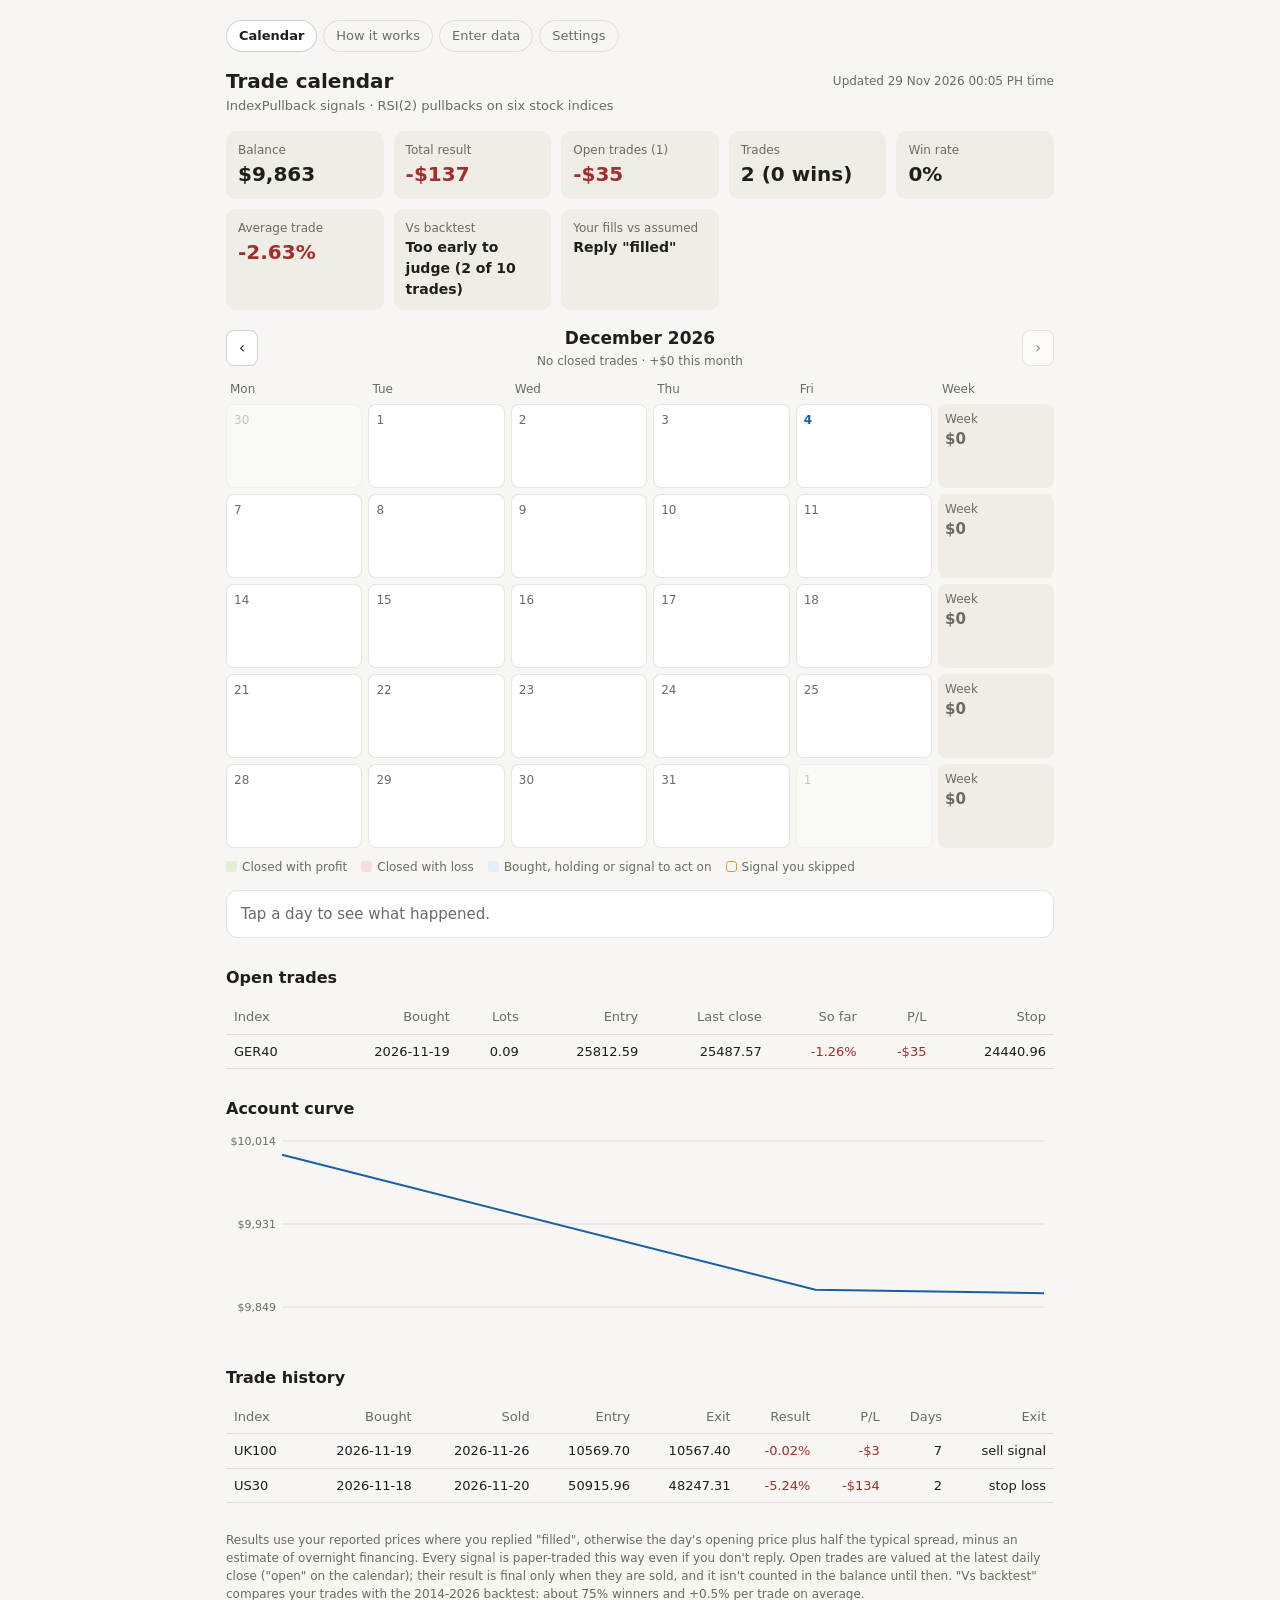
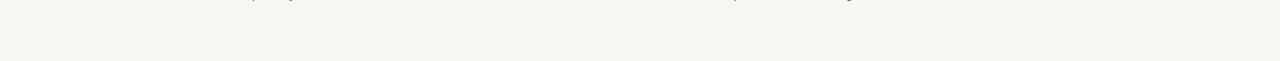
<file: docs/index.html>
<!doctype html>
<html lang="en">
<head>
<meta charset="utf-8">
<meta name="viewport" content="width=device-width, initial-scale=1">
<title>Trade calendar</title>
<link rel="stylesheet" href="style.css">
<style>
.bar{display:flex;align-items:center;justify-content:space-between;gap:10px;margin:8px 0 10px}
.cal{display:grid;grid-template-columns:repeat(5,minmax(0,1fr)) minmax(0,.85fr);gap:6px}
.hd{font-size:12px;color:var(--muted);padding:0 4px}
.day{min-height:84px;text-align:left;padding:6px 7px;border:1px solid var(--line);border-radius:8px;background:var(--card);display:flex;flex-direction:column;gap:2px;overflow:hidden}
.day.out{opacity:.35;cursor:default}
.day.sel{outline:2px solid var(--accent);outline-offset:-1px}
.day.today .n{color:var(--accent);font-weight:700}
.day .n{font-size:12px;color:var(--muted)}
.day .p{font-size:15px;font-weight:600}
.tag{font-size:11px;line-height:1.3;border:1px solid var(--line);border-radius:5px;padding:0 5px;white-space:nowrap;overflow:hidden;text-overflow:ellipsis;max-width:100%}
.wk{min-height:84px;border-radius:8px;background:var(--sub);padding:6px 7px;font-size:12px;color:var(--muted)}
.wk .p{font-size:15px;font-weight:600}
.legend{display:flex;flex-wrap:wrap;gap:14px;font-size:12px;color:var(--muted);margin-top:10px}
.sw{display:inline-block;width:11px;height:11px;border-radius:3px;vertical-align:-1px;margin-right:5px}
.item{padding:8px 0;border-top:1px solid var(--line)}
.item:first-of-type{border-top:0}
svg text{fill:var(--muted);font-size:11px}
@media (max-width:560px){
  .day,.wk{min-height:62px;padding:4px 5px}
  .day .tag{display:none}
  .day .dots{display:flex}
  .day .p,.wk .p{font-size:12px}
}
.day .o{font-size:11px;font-weight:500}
.dots{display:none;gap:3px;flex-wrap:wrap}
.dot{width:7px;height:7px;border-radius:50%}
</style>
</head>
<body>
<main>
  <nav class="nav" aria-label="Pages"><a href="index.html" aria-current="page">Calendar</a><a href="guide.html">How it works</a><a href="input.html">Enter data</a><a href="settings.html">Settings</a></nav>
  <div class="bar" style="margin:0">
    <h1>Trade calendar</h1>
    <span class="muted" id="updated" style="font-size:12px"></span>
  </div>
  <div class="muted" style="font-size:13px">IndexPullback signals · RSI(2) pullbacks on six stock indices</div>

  <div class="cards" id="cards"></div>

  <div class="bar">
    <button id="prev" aria-label="Previous month">‹</button>
    <div style="text-align:center">
      <div id="month" style="font-weight:600;font-size:17px"></div>
      <div id="monthsum" class="muted" style="font-size:12px"></div>
    </div>
    <button id="next" aria-label="Next month">›</button>
  </div>
  <div class="cal" id="cal"></div>
  <div class="legend">
    <span><span class="sw" style="background:var(--up-bg)"></span>Closed with profit</span>
    <span><span class="sw" style="background:var(--down-bg)"></span>Closed with loss</span>
    <span><span class="sw" style="background:var(--open-bg)"></span>Bought, holding or signal to act on</span>
    <span><span class="sw" style="border:1.5px solid var(--warn-line)"></span>Signal you skipped</span>
  </div>
  <div class="panel" id="detail"></div>

  <h2>Open trades</h2>
  <div id="open"></div>

  <h2>Account curve</h2>
  <div id="curve"></div>

  <h2>Trade history</h2>
  <div class="tbl" id="history"></div>

  <p class="muted" style="font-size:12px;margin-top:28px">
    Results use your reported prices where you replied "filled", otherwise the day's opening price plus half the
    typical spread, minus an estimate of overnight financing. Every signal is paper-traded this way even if you
    don't reply. Open trades are valued at the latest daily close ("open" on the calendar); their result is final
    only when they are sold, and it isn't counted in the balance until then. "Vs backtest" compares your trades
    with the 2014-2026 backtest: about 75% winners and +0.5% per trade on average.
  </p>
</main>
<script src="data.js"></script>
<script>
(function(){
const T = window.TRACKER;
const $ = id => document.getElementById(id);
const el = (tag, attrs, text) => { const e = document.createElement(tag); Object.assign(e, attrs || {}); if (text != null) e.textContent = text; return e; };
const money = v => (Math.round(v) >= 0 ? "+" : "-") + "$" + Math.abs(v).toLocaleString(undefined, {maximumFractionDigits: 0});
const pct = v => (v >= 0 ? "+" : "") + v.toFixed(2) + "%";
const iso = d => d.getFullYear() + "-" + String(d.getMonth() + 1).padStart(2, "0") + "-" + String(d.getDate()).padStart(2, "0");
const MONTHS = ["January","February","March","April","May","June","July","August","September","October","November","December"];

if (!T || !T.start_date) {
  $("detail").textContent = "Waiting for the bot's first run. The calendar fills in after the first morning update.";
  ["prev","next"].forEach(id => $(id).style.visibility = "hidden");
  return;
}
$("updated").textContent = "Updated " + T.generated;

const m = T.mine;
const held = T.open.filter(p => p.taken && p.pnl != null), heldPnl = held.reduce((s, p) => s + p.pnl, 0);
const notTaken = t => t.taken ? "" : t.too_small ? " (too small)" : " (skipped)";
const cards = [
  ["Balance", "$" + T.equity.toLocaleString(undefined, {maximumFractionDigits: 0}), ""],
  ["Total result", money(m.total), m.total >= 0 ? "up" : "down"],
  ["Open trades" + (held.length ? " (" + held.length + ")" : ""), held.length ? money(heldPnl) : "None", held.length ? (heldPnl >= 0 ? "up" : "down") : ""],
  ["Trades", m.n + " (" + m.wins + " wins)", ""],
  ["Win rate", m.n ? m.win_rate.toFixed(0) + "%" : "–", ""],
  ["Average trade", m.n ? pct(m.avg_ret) : "–", m.avg_ret >= 0 ? "up" : "down"],
  ["Vs backtest", T.verdict, ""],
  ["Your fills vs assumed", T.fills && T.fills.n ? pct(-T.fills.cost) + " (" + T.fills.n + ")" : "Reply \"filled\"",
   T.fills && T.fills.n ? (T.fills.cost <= 0 ? "up" : "down") : ""],
];
cards.forEach(([k, v, c]) => {
  const d = el("div", {className: "card"});
  const small = k === "Vs backtest" || v.startsWith("Reply");
  d.append(el("div", {className: "k"}, k), el("div", {className: "v " + c, style: small ? "font-size:14px;font-weight:600" : ""}, v));
  $("cards").append(d);
});

const KIND = {
  buy: ["Buy", "var(--open)"], hold: ["Hold", "var(--muted)"], sell: ["Sell", "var(--text)"], stop: ["Stop", "var(--down)"],
  missed: ["Skipped", "var(--warn)"], note: ["Note", "var(--muted)"], "buy-next": ["Buy signal", "var(--open)"], "sell-next": ["Sell signal", "var(--open)"],
};
const start = new Date(T.start_date + "T00:00:00");
const today = new Date();
let view = new Date(today.getFullYear(), today.getMonth(), 1);
const first = new Date(start.getFullYear(), start.getMonth(), 1);
let selected = null;

function render() {
  const cal = $("cal");
  cal.replaceChildren();
  ["Mon","Tue","Wed","Thu","Fri","Week"].forEach(h => cal.append(el("div", {className: "hd"}, h)));
  $("month").textContent = MONTHS[view.getMonth()] + " " + view.getFullYear();
  $("prev").disabled = view <= first;
  $("next").disabled = view.getFullYear() === today.getFullYear() && view.getMonth() === today.getMonth();

  const d = new Date(view);
  while (d.getDay() === 0 || d.getDay() === 6) d.setDate(d.getDate() + 1);  // first weekday of the month
  d.setDate(d.getDate() - ((d.getDay() + 6) % 7));                           // back to its Monday
  let monthPnl = 0, closed = 0, wins = 0, monthOpen = 0, hasOpen = false;
  while (true) {
    let week = 0;
    for (let k = 0; k < 5; k++) {
      const day = new Date(d); day.setDate(d.getDate() + k);
      const key = iso(day), inMonth = day.getMonth() === view.getMonth(), info = T.days[key];
      const b = el("button", {className: "day" + (inMonth ? "" : " out") + (key === iso(today) ? " today" : "") + (key === selected ? " sel" : "")});
      b.setAttribute("aria-label", key);
      b.append(el("span", {className: "n"}, String(day.getDate())));
      if (info && inMonth) {
        const kinds = info.items.map(i => i.kind);
        if (info.pnl > 0) b.style.background = "var(--up-bg)";
        else if (info.pnl < 0) b.style.background = "var(--down-bg)";
        else if (kinds.some(k => k !== "note" && k !== "missed")) b.style.background = "var(--open-bg)";
        if (kinds.includes("missed")) b.style.border = "1.5px solid var(--warn-line)";
        if (info.pnl) b.append(el("span", {className: "p " + (info.pnl > 0 ? "up" : "down")}, money(info.pnl)));
        if (info.open_pnl != null) {
          b.append(el("span", {className: "p o " + (info.open_pnl >= 0 ? "up" : "down")}, money(info.open_pnl) + " open"));
          monthOpen += info.open_pnl; hasOpen = true;
        }
        const dots = el("span", {className: "dots"});
        info.items.slice(0, 3).forEach(i => {
          const [label, color] = KIND[i.kind] || [i.kind, "var(--muted)"];
          const t = el("span", {className: "tag"}, label + (i.name ? " " + i.name : ""));
          t.style.color = color; b.append(t);
          const dot = el("span", {className: "dot"}); dot.style.background = color; dots.append(dot);
        });
        if (info.items.length > 3) b.append(el("span", {className: "tag"}, "+" + (info.items.length - 3) + " more"));
        b.append(dots);
        week += info.pnl; monthPnl += info.pnl;
        info.items.forEach(i => { if ((i.kind === "sell" || i.kind === "stop") && i.pnl != null) { closed++; if (i.pnl > 0) wins++; } });
      }
      if (inMonth) b.onclick = () => { selected = key; render(); show(key); };
      else b.disabled = true;
      cal.append(b);
    }
    const w = el("div", {className: "wk"});
    w.append(el("div", null, "Week"), el("div", {className: "p " + (week > 0 ? "up" : week < 0 ? "down" : "")}, week ? money(week) : "$0"));
    cal.append(w);
    d.setDate(d.getDate() + 7);
    if (d.getMonth() !== view.getMonth() && d > view) break;
  }
  $("monthsum").textContent = (closed ? closed + " closed · " + wins + " won · " : "No closed trades · ") + money(monthPnl) + " this month"
    + (hasOpen ? " · " + money(monthOpen) + " open" : "");
}

function show(key) {
  const box = $("detail"), info = T.days[key];
  box.replaceChildren();
  const date = new Date(key + "T00:00:00");
  box.append(el("div", {style: "font-weight:600;margin-bottom:4px"}, date.toDateString() + (info && info.pnl ? " · " + money(info.pnl) : "")
    + (info && info.open_pnl != null ? " · " + money(info.open_pnl) + " open at this close" : "")));
  if (!info) { box.append(el("div", {className: "muted"}, "No signal. Nothing to do.")); return; }
  info.items.forEach(i => {
    const [label, color] = KIND[i.kind] || [i.kind, "var(--muted)"];
    const row = el("div", {className: "item"});
    const head = el("div");
    const t = el("span", {style: "font-weight:600"}, label + (i.name ? " " + i.name : "")); t.style.color = color;
    head.append(t);
    if (i.ret != null) head.append(el("span", {className: i.ret >= 0 ? "up" : "down"}, "  " + pct(i.ret) + (i.pnl != null ? " · " + money(i.pnl) : "")));
    row.append(head, el("div", {className: "muted", style: "font-size:13px"}, i.text));
    box.append(row);
  });
}

$("prev").onclick = () => { view = new Date(view.getFullYear(), view.getMonth() - 1, 1); render(); };
$("next").onclick = () => { view = new Date(view.getFullYear(), view.getMonth() + 1, 1); render(); };
render();
const latest = Object.keys(T.days).filter(k => k <= iso(today)).sort().pop();
if (latest && latest.slice(0, 7) === iso(view).slice(0, 7)) { selected = latest; render(); show(latest); }
else $("detail").append(el("div", {className: "muted"}, "Tap a day to see what happened."));

if (T.open.length) {
  const tb = el("table"); const tr = el("tr");
  ["Index","Bought","Lots","Entry","Last close","So far","P/L","Stop"].forEach(h => tr.append(el("th", null, h))); tb.append(tr);
  T.open.forEach(p => {
    const r = el("tr");
    [p.name + notTaken(p), p.entry_date, p.lots != null ? String(p.lots) : "–", p.entry.toFixed(2), p.last.toFixed(2)].forEach(v => r.append(el("td", null, v)));
    r.append(el("td", {className: p.ret >= 0 ? "up" : "down"}, pct(p.ret)),
      el("td", {className: p.pnl >= 0 ? "up" : "down"}, p.taken && p.pnl != null ? money(p.pnl) : "–"),
      el("td", null, p.stop.toFixed(2)));
    tb.append(r);
  });
  $("open").append(el("div", {className: "tbl"}).appendChild(tb).parentNode);
} else $("open").append(el("div", {className: "muted"}, "No open trades."));

const pts = [[T.start_date, T.start_equity]].concat(T.curve);
if (pts.length > 1) {
  // Drawn at the real width so the labels stay readable on phones
  const W = Math.max(280, $("curve").clientWidth || 800), H = 200, L = 56, R = 10, Tp = 10, B = 24;
  const xs = pts.map(p => new Date(p[0]).getTime()), ys = pts.map(p => p[1]);
  const x0 = Math.min(...xs), x1 = Math.max(...xs) || x0 + 1, y0 = Math.min(...ys), y1 = Math.max(...ys);
  const pad = (y1 - y0) * 0.1 || 50;
  const X = t => L + (t - x0) / ((x1 - x0) || 1) * (W - L - R), Y = v => Tp + (1 - (v - (y0 - pad)) / ((y1 - y0) + 2 * pad)) * (H - Tp - B);
  const ns = "http://www.w3.org/2000/svg", svg = document.createElementNS(ns, "svg");
  svg.setAttribute("viewBox", `0 0 ${W} ${H}`); svg.setAttribute("width", W); svg.setAttribute("height", H); svg.setAttribute("role", "img");
  svg.setAttribute("aria-label", "Account balance after each closed trade");
  for (const v of [y0 - pad, (y0 + y1) / 2, y1 + pad]) {
    const ln = document.createElementNS(ns, "line"); Object.entries({x1: L, x2: W - R, y1: Y(v), y2: Y(v), stroke: "currentColor", "stroke-opacity": .12}).forEach(([k, a]) => ln.setAttribute(k, a)); svg.append(ln);
    const tx = document.createElementNS(ns, "text"); tx.setAttribute("x", L - 6); tx.setAttribute("y", Y(v) + 4); tx.setAttribute("text-anchor", "end"); tx.textContent = "$" + Math.round(v).toLocaleString(); svg.append(tx);
  }
  const path = document.createElementNS(ns, "polyline");
  path.setAttribute("points", pts.map((p, i) => X(xs[i]) + "," + Y(p[1])).join(" "));
  Object.entries({fill: "none", stroke: "var(--accent)", "stroke-width": 2}).forEach(([k, a]) => path.setAttribute(k, a));
  svg.append(path);
  $("curve").append(svg);
} else $("curve").append(el("div", {className: "muted"}, "The curve builds as trades close."));

if (T.trades.length) {
  const tb = el("table"); const tr = el("tr");
  ["Index","Bought","Sold","Entry","Exit","Result","P/L","Days","Exit"].forEach(h => tr.append(el("th", null, h))); tb.append(tr);
  T.trades.forEach(t => {
    const r = el("tr");
    r.append(el("td", null, t.name + notTaken(t)), el("td", null, t.entry_date), el("td", null, t.exit_date),
      el("td", null, t.entry.toFixed(2)), el("td", null, t.exit.toFixed(2)),
      el("td", {className: t.ret >= 0 ? "up" : "down"}, pct(t.ret)),
      el("td", {className: t.pnl >= 0 ? "up" : "down"}, t.taken ? money(t.pnl) : "–"),
      el("td", null, String(t.days)), el("td", null, t.reason === "stop" ? "stop loss" : "sell signal"));
    tb.append(r);
  });
  $("history").append(tb);
} else $("history").append(el("div", {className: "muted"}, "No closed trades yet."));
})();
</script>
</body>
</html>
</file>
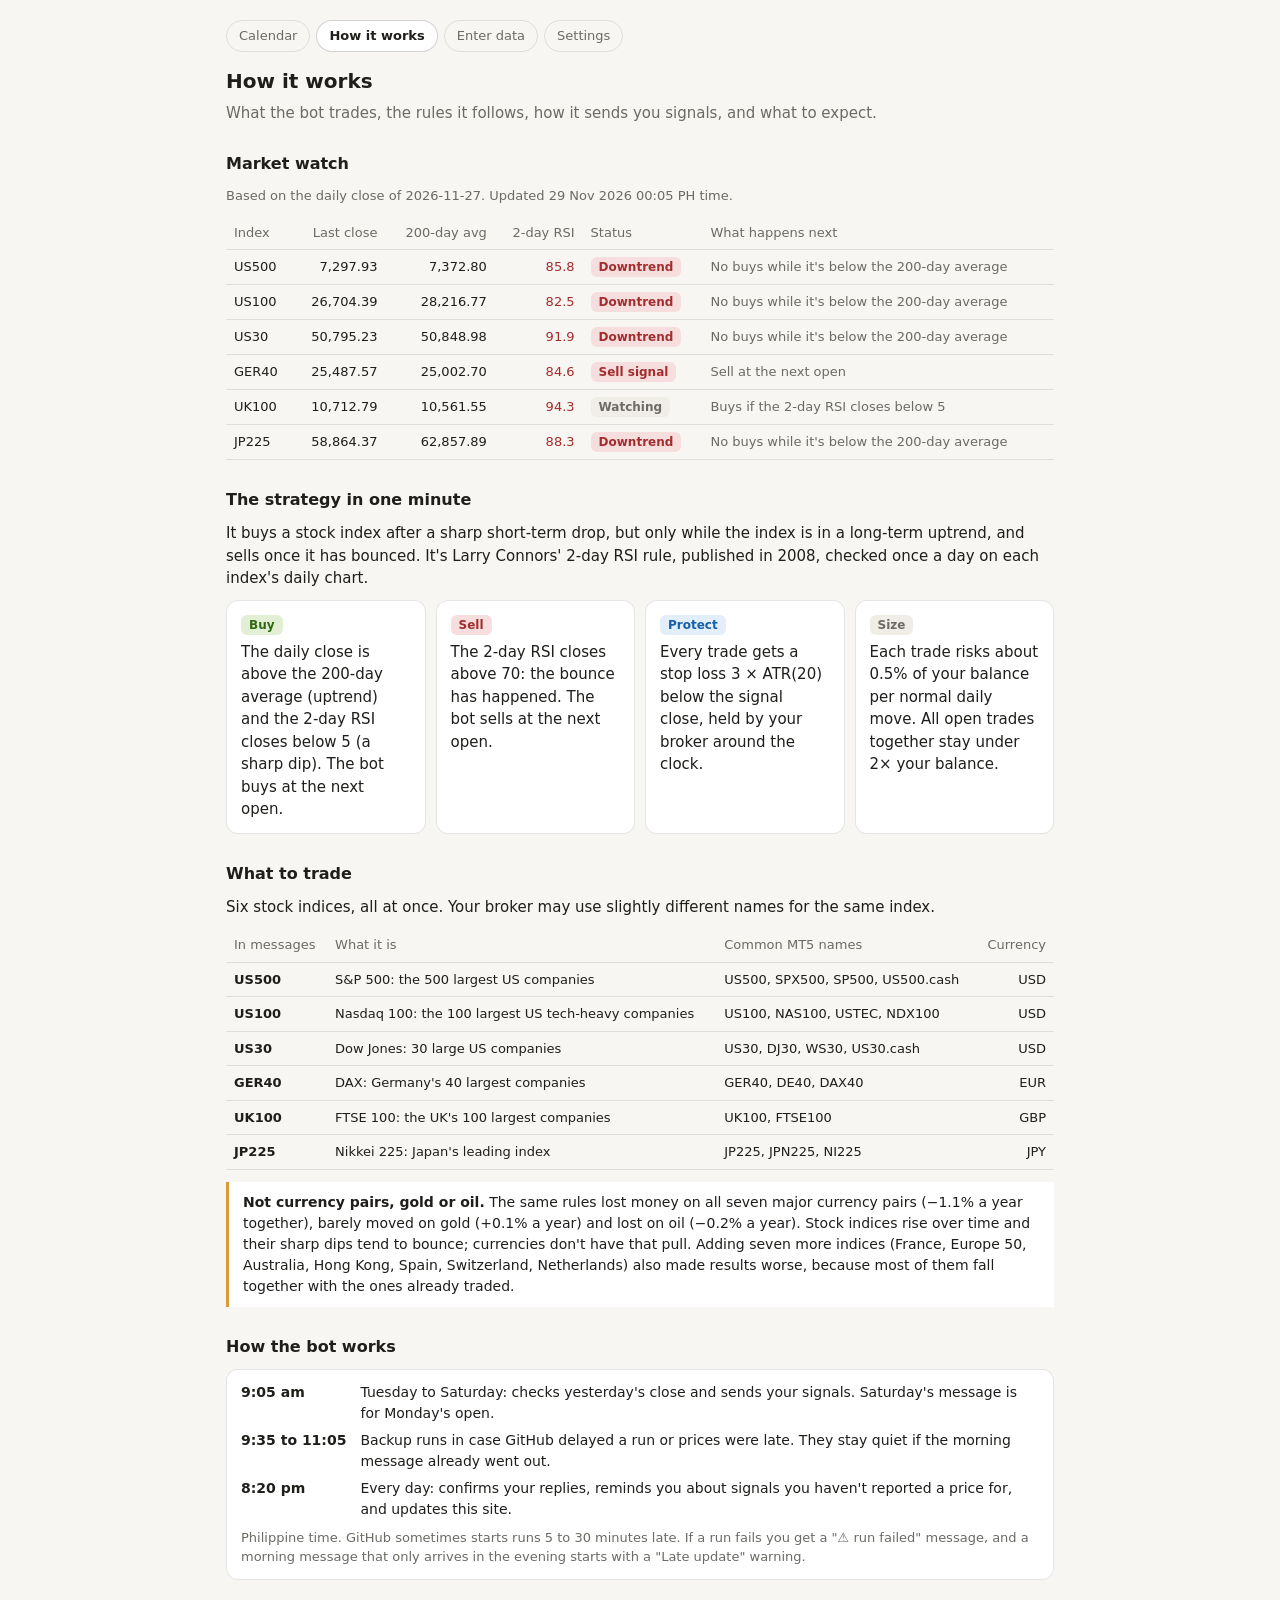
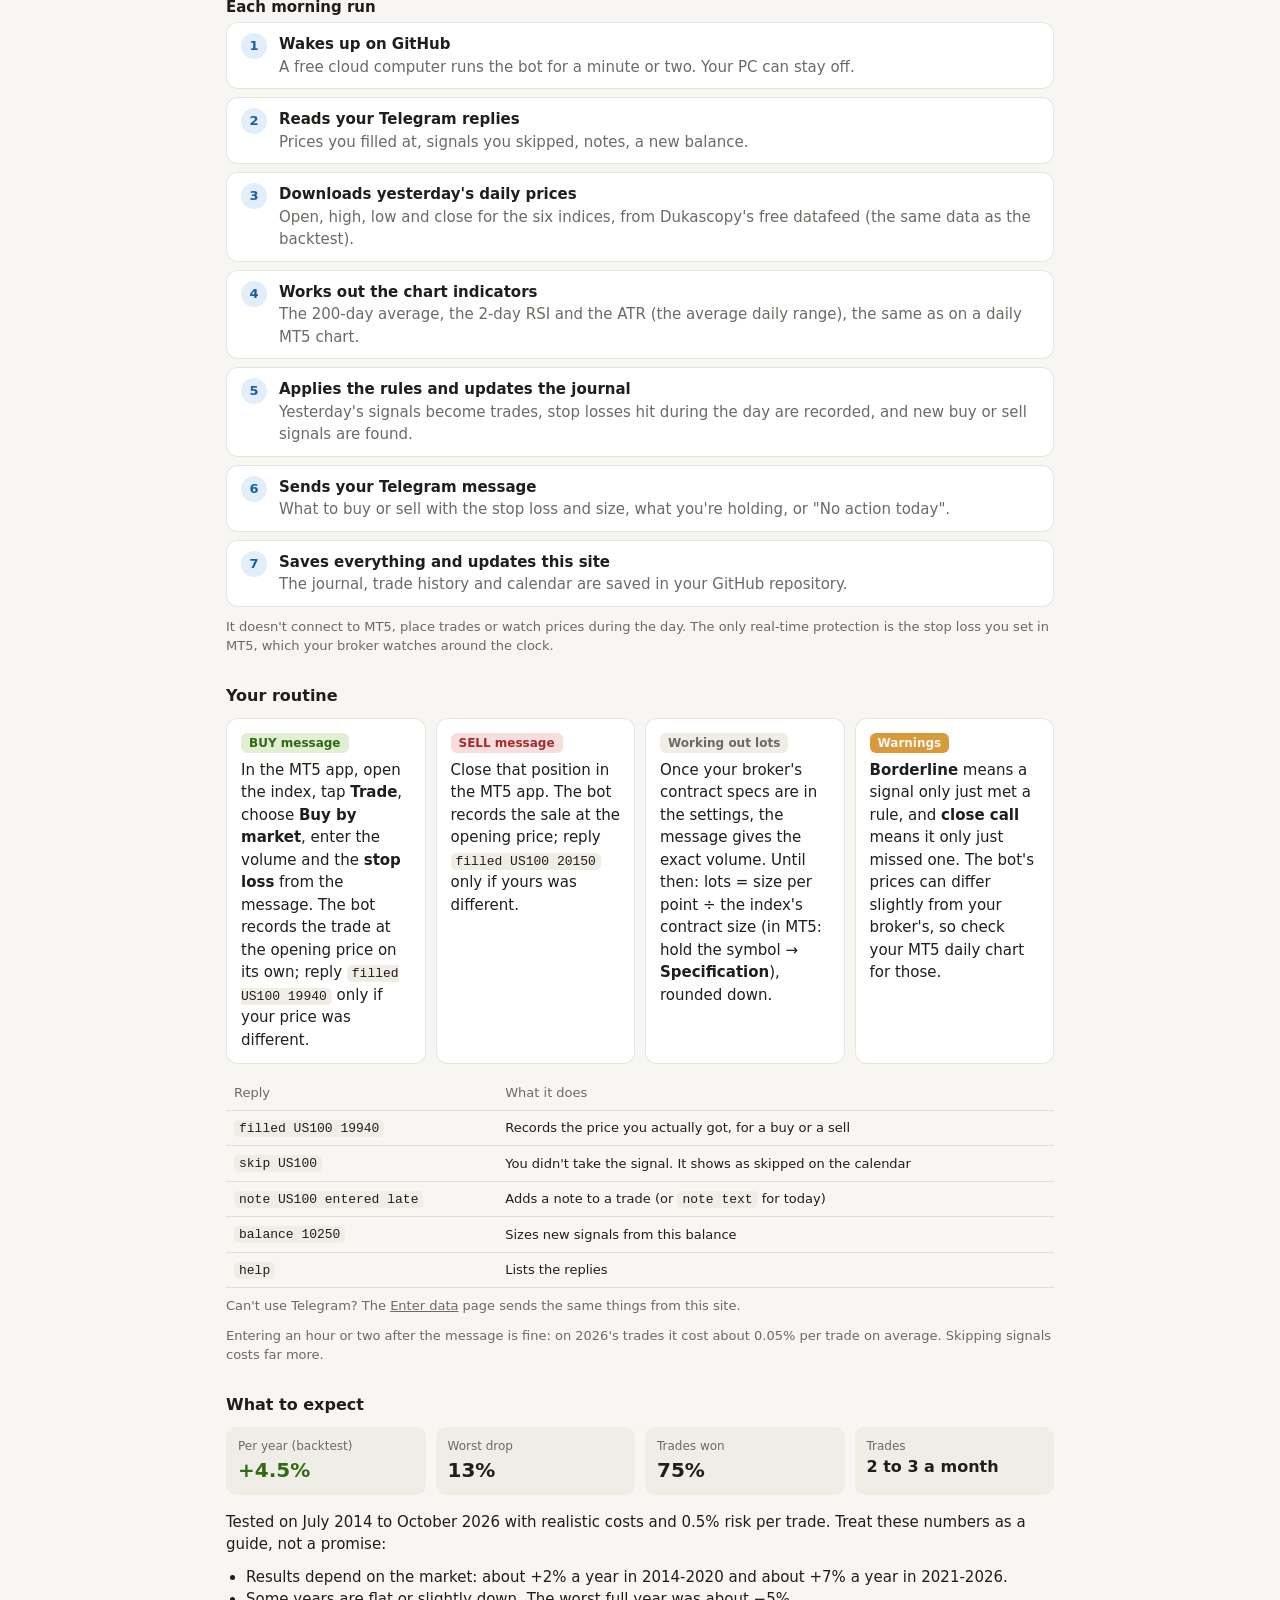
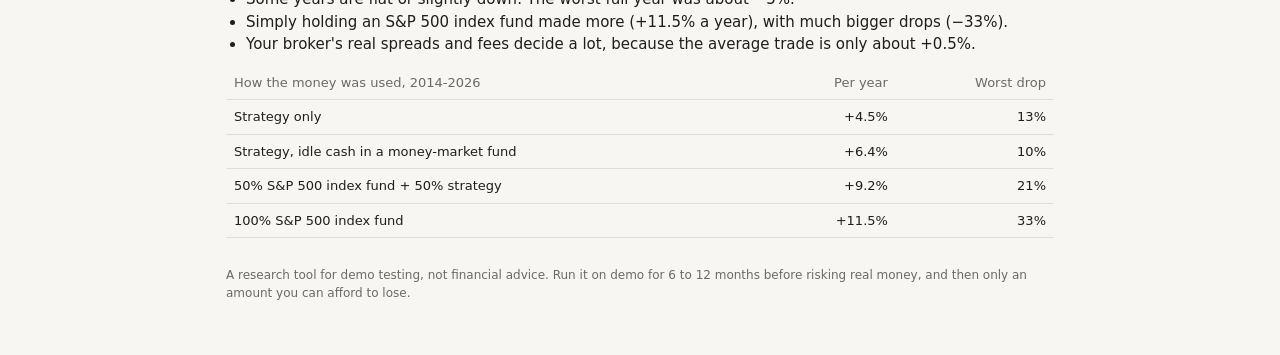
<file: docs/guide.html>
<!doctype html>
<html lang="en">
<head>
<meta charset="utf-8">
<meta name="viewport" content="width=device-width, initial-scale=1">
<title>How it works</title>
<link rel="stylesheet" href="style.css">
<style>
.lead{font-size:15px;color:var(--muted);margin:6px 0 0}
.grid{display:grid;grid-template-columns:repeat(auto-fit,minmax(150px,1fr));gap:10px}
.rule{background:var(--card);border:1px solid var(--line);border-radius:12px;padding:12px 14px}
.rule .tag{display:inline-block;font-size:12px;font-weight:600;border-radius:6px;padding:1px 8px;margin-bottom:6px}
.pill{display:inline-block;font-size:12px;font-weight:600;border-radius:6px;padding:1px 8px;white-space:nowrap}
td.wrap{white-space:normal;text-align:left;min-width:200px}
.steps{list-style:none;margin:0;padding:0;display:grid;gap:8px}
.steps li{display:flex;gap:12px;align-items:flex-start;background:var(--card);border:1px solid var(--line);border-radius:12px;padding:10px 14px}
.num{flex:none;width:26px;height:26px;border-radius:50%;background:var(--open-bg);color:var(--open);font-weight:700;display:flex;align-items:center;justify-content:center;font-size:13px}
.time{display:grid;grid-template-columns:auto 1fr;gap:6px 14px;font-size:14px}
.time b{white-space:nowrap}
.note{border-left:3px solid var(--warn-line);background:var(--card);border-radius:0;padding:10px 14px;margin-top:12px;font-size:14px}
code{font-family:ui-monospace,Consolas,monospace;font-size:13px;background:var(--sub);border-radius:5px;padding:1px 5px}
</style>
</head>
<body>
<main>
  <nav class="nav" aria-label="Pages"><a href="index.html">Calendar</a><a href="guide.html" aria-current="page">How it works</a><a href="input.html">Enter data</a><a href="settings.html">Settings</a></nav>
  <h1>How it works</h1>
  <p class="lead">What the bot trades, the rules it follows, how it sends you signals, and what to expect.</p>

  <h2>Market watch</h2>
  <p class="muted" id="watch-note" style="font-size:13px"></p>
  <div class="tbl" id="watch"></div>

  <h2>The strategy in one minute</h2>
  <p>It buys a stock index after a sharp short-term drop, but only while the index is in a long-term uptrend, and
    sells once it has bounced. It's Larry Connors' 2-day RSI rule, published in 2008, checked once a day on each
    index's daily chart.</p>
  <div class="grid" id="rules"></div>

  <h2>What to trade</h2>
  <p>Six stock indices, all at once. Your broker may use slightly different names for the same index.</p>
  <div class="tbl">
    <table>
      <tr><th>In messages</th><th style="text-align:left">What it is</th><th style="text-align:left">Common MT5 names</th><th>Currency</th></tr>
      <tr><td><b>US500</b></td><td class="wrap">S&amp;P 500: the 500 largest US companies</td><td class="wrap">US500, SPX500, SP500, US500.cash</td><td>USD</td></tr>
      <tr><td><b>US100</b></td><td class="wrap">Nasdaq 100: the 100 largest US tech-heavy companies</td><td class="wrap">US100, NAS100, USTEC, NDX100</td><td>USD</td></tr>
      <tr><td><b>US30</b></td><td class="wrap">Dow Jones: 30 large US companies</td><td class="wrap">US30, DJ30, WS30, US30.cash</td><td>USD</td></tr>
      <tr><td><b>GER40</b></td><td class="wrap">DAX: Germany's 40 largest companies</td><td class="wrap">GER40, DE40, DAX40</td><td>EUR</td></tr>
      <tr><td><b>UK100</b></td><td class="wrap">FTSE 100: the UK's 100 largest companies</td><td class="wrap">UK100, FTSE100</td><td>GBP</td></tr>
      <tr><td><b>JP225</b></td><td class="wrap">Nikkei 225: Japan's leading index</td><td class="wrap">JP225, JPN225, NI225</td><td>JPY</td></tr>
    </table>
  </div>
  <div class="note">
    <b>Not currency pairs, gold or oil.</b> The same rules lost money on all seven major currency pairs
    (−1.1% a year together), barely moved on gold (+0.1% a year) and lost on oil (−0.2% a year).
    Stock indices rise over time and their sharp dips tend to bounce; currencies don't have that pull.
    Adding seven more indices (France, Europe 50, Australia, Hong Kong, Spain, Switzerland, Netherlands)
    also made results worse, because most of them fall together with the ones already traded.
  </div>

  <h2>How the bot works</h2>
  <div class="panel" style="margin-top:0">
    <div class="time">
      <b>9:05 am</b><span>Tuesday to Saturday: checks yesterday's close and sends your signals. Saturday's message is for Monday's open.</span>
      <b>9:35 to 11:05</b><span>Backup runs in case GitHub delayed a run or prices were late. They stay quiet if the morning message already went out.</span>
      <b>8:20 pm</b><span>Every day: confirms your replies, reminds you about signals you haven't reported a price for, and updates this site.</span>
    </div>
    <p class="muted" style="font-size:13px;margin:8px 0 0">Philippine time. GitHub sometimes starts runs 5 to 30 minutes late.
      If a run fails you get a "⚠ run failed" message, and a morning message that only arrives in the evening starts with a "Late update" warning.</p>
  </div>
  <h3 style="margin-top:16px">Each morning run</h3>
  <ol class="steps">
    <li><span class="num">1</span><div><b>Wakes up on GitHub</b><div class="muted">A free cloud computer runs the bot for a minute or two. Your PC can stay off.</div></div></li>
    <li><span class="num">2</span><div><b>Reads your Telegram replies</b><div class="muted">Prices you filled at, signals you skipped, notes, a new balance.</div></div></li>
    <li><span class="num">3</span><div><b>Downloads yesterday's daily prices</b><div class="muted">Open, high, low and close for the six indices, from Dukascopy's free datafeed (the same data as the backtest).</div></div></li>
    <li><span class="num">4</span><div><b>Works out the chart indicators</b><div class="muted">The 200-day average, the 2-day RSI and the ATR (the average daily range), the same as on a daily MT5 chart.</div></div></li>
    <li><span class="num">5</span><div><b>Applies the rules and updates the journal</b><div class="muted">Yesterday's signals become trades, stop losses hit during the day are recorded, and new buy or sell signals are found.</div></div></li>
    <li><span class="num">6</span><div><b>Sends your Telegram message</b><div class="muted">What to buy or sell with the stop loss and size, what you're holding, or "No action today".</div></div></li>
    <li><span class="num">7</span><div><b>Saves everything and updates this site</b><div class="muted">The journal, trade history and calendar are saved in your GitHub repository.</div></div></li>
  </ol>
  <p class="muted" style="font-size:13px;margin-top:10px">It doesn't connect to MT5, place trades or watch prices during the day. The only real-time protection is the stop loss you set in MT5, which your broker watches around the clock.</p>

  <h2>Your routine</h2>
  <div class="grid">
    <div class="rule"><span class="tag" style="background:var(--up-bg);color:var(--up)">BUY message</span>
      <p style="margin:0">In the MT5 app, open the index, tap <b>Trade</b>, choose <b>Buy by market</b>, enter the volume and the <b>stop loss</b> from the message. The bot records the trade at the opening price on its own; reply <code>filled US100 19940</code> only if your price was different.</p></div>
    <div class="rule"><span class="tag" style="background:var(--down-bg);color:var(--down)">SELL message</span>
      <p style="margin:0">Close that position in the MT5 app. The bot records the sale at the opening price; reply <code>filled US100 20150</code> only if yours was different.</p></div>
    <div class="rule"><span class="tag" style="background:var(--sub);color:var(--muted)">Working out lots</span>
      <p style="margin:0">Once your broker's contract specs are in the settings, the message gives the exact volume. Until then: lots = size per point ÷ the index's contract size (in MT5: hold the symbol → <b>Specification</b>), rounded down.</p></div>
    <div class="rule"><span class="tag" style="background:var(--warn-line);color:var(--bg)">Warnings</span>
      <p style="margin:0"><b>Borderline</b> means a signal only just met a rule, and <b>close call</b> means it only just missed one. The bot's prices can differ slightly from your broker's, so check your MT5 daily chart for those.</p></div>
  </div>
  <div class="tbl" style="margin-top:12px">
    <table>
      <tr><th>Reply</th><th style="text-align:left">What it does</th></tr>
      <tr><td><code>filled US100 19940</code></td><td class="wrap">Records the price you actually got, for a buy or a sell</td></tr>
      <tr><td><code>skip US100</code></td><td class="wrap">You didn't take the signal. It shows as skipped on the calendar</td></tr>
      <tr><td><code>note US100 entered late</code></td><td class="wrap">Adds a note to a trade (or <code>note text</code> for today)</td></tr>
      <tr><td><code>balance 10250</code></td><td class="wrap">Sizes new signals from this balance</td></tr>
      <tr><td><code>help</code></td><td class="wrap">Lists the replies</td></tr>
    </table>
  </div>
  <p class="muted" style="font-size:13px;margin-top:8px">Can't use Telegram? The <a href="input.html" style="color:inherit">Enter data</a> page sends the same things from this site.</p>
  <p class="muted" style="font-size:13px;margin-top:8px">Entering an hour or two after the message is fine: on 2026's trades it cost about 0.05% per trade on average. Skipping signals costs far more.</p>

  <h2>What to expect</h2>
  <div class="cards" style="margin-top:0">
    <div class="card"><div class="k">Per year (backtest)</div><div class="v up">+4.5%</div></div>
    <div class="card"><div class="k">Worst drop</div><div class="v">13%</div></div>
    <div class="card"><div class="k">Trades won</div><div class="v">75%</div></div>
    <div class="card"><div class="k">Trades</div><div class="v" style="font-size:16px">2 to 3 a month</div></div>
  </div>
  <p>Tested on July 2014 to October 2026 with realistic costs and 0.5% risk per trade. Treat these numbers as a guide, not a promise:</p>
  <ul style="margin:0 0 10px;padding-left:20px">
    <li>Results depend on the market: about +2% a year in 2014-2020 and about +7% a year in 2021-2026.</li>
    <li>Some years are flat or slightly down. The worst full year was about −5%.</li>
    <li>Simply holding an S&amp;P 500 index fund made more (+11.5% a year), with much bigger drops (−33%).</li>
    <li>Your broker's real spreads and fees decide a lot, because the average trade is only about +0.5%.</li>
  </ul>
  <div class="tbl">
    <table>
      <tr><th>How the money was used, 2014-2026</th><th>Per year</th><th>Worst drop</th></tr>
      <tr><td>Strategy only</td><td>+4.5%</td><td>13%</td></tr>
      <tr><td>Strategy, idle cash in a money-market fund</td><td>+6.4%</td><td>10%</td></tr>
      <tr><td>50% S&amp;P 500 index fund + 50% strategy</td><td>+9.2%</td><td>21%</td></tr>
      <tr><td>100% S&amp;P 500 index fund</td><td>+11.5%</td><td>33%</td></tr>
    </table>
  </div>
  <p class="muted" style="font-size:12px;margin-top:28px">A research tool for demo testing, not financial advice. Run it on demo for 6 to 12 months before risking real money, and then only an amount you can afford to lose.</p>
</main>
<script src="data.js"></script>
<script>
(function(){
const T = window.TRACKER;
const $ = id => document.getElementById(id);
const el = (tag, attrs, text) => { const e = document.createElement(tag); Object.assign(e, attrs || {}); if (text != null) e.textContent = text; return e; };
const fmt = v => v == null ? "–" : v.toLocaleString(undefined, {minimumFractionDigits: 2, maximumFractionDigits: 2});

const R = Object.assign({rsi_below: 5, exit_rsi: 70, exit_sma: 5, trend_sma: 200, stop_atr: 3, atr_period: 20, risk_pct: 0.5, max_gross: 2}, (T && T.rules) || {});
const sell = R.exit_rsi ? `The 2-day RSI closes above ${R.exit_rsi}: the bounce has happened. The bot sells at the next open.`
                        : `The close goes back above the ${R.exit_sma}-day average. The bot sells at the next open.`;
[
  ["Buy", "var(--up-bg)", "var(--up)", `The daily close is above the ${R.trend_sma}-day average (uptrend) and the 2-day RSI closes below ${R.rsi_below} (a sharp dip). The bot buys at the next open.`],
  ["Sell", "var(--down-bg)", "var(--down)", sell],
  ["Protect", "var(--open-bg)", "var(--open)", `Every trade gets a stop loss ${R.stop_atr} × ATR(${R.atr_period}) below the signal close, held by your broker around the clock.`],
  ["Size", "var(--sub)", "var(--muted)", `Each trade risks about ${R.risk_pct}% of your balance per normal daily move. All open trades together stay under ${R.max_gross}× your balance.`],
].forEach(([name, bg, fg, text]) => {
  const d = el("div", {className: "rule"});
  const t = el("span", {className: "tag"}, name); t.style.background = bg; t.style.color = fg;
  d.append(t, el("p", {style: "margin:0"}, text));
  $("rules").append(d);
});

const STATUS = {
  watching: ["Watching", "var(--sub)", "var(--muted)"], downtrend: ["Downtrend", "var(--down-bg)", "var(--down)"],
  holding: ["Holding", "var(--open-bg)", "var(--open)"], "buy-next": ["Buy signal", "var(--up-bg)", "var(--up)"],
  "sell-next": ["Sell signal", "var(--down-bg)", "var(--down)"],
};
if (!T || !T.watch || !T.watch.length) {
  $("watch-note").textContent = "The live table appears after the bot's next run.";
} else {
  const latest = T.watch.map(w => w.date).sort().pop();
  $("watch-note").textContent = `Based on the daily close of ${latest}. Updated ${T.generated}.`;
  const tb = el("table"), head = el("tr");
  ["Index", "Last close", `${R.trend_sma}-day avg`, "2-day RSI", "Status", "What happens next"].forEach((h, i) => {
    const th = el("th", null, h); if (i >= 4) th.style.textAlign = "left"; head.append(th);
  });
  tb.append(head);
  T.watch.forEach(w => {
    const r = el("tr");
    const [label, bg, fg] = STATUS[w.status] || [w.status, "var(--sub)", "var(--muted)"];
    const pill = el("span", {className: "pill"}, label); pill.style.background = bg; pill.style.color = fg;
    const st = el("td", {style: "text-align:left"}); st.append(pill);
    const rsiCell = el("td", null, w.rsi == null ? "–" : w.rsi.toFixed(1));
    if (w.rsi != null && w.rsi < R.rsi_below) rsiCell.className = "up";
    if (R.exit_rsi && w.rsi != null && w.rsi > R.exit_rsi) rsiCell.className = "down";
    r.append(el("td", null, w.name), el("td", null, fmt(w.close)), el("td", null, fmt(w.trend)), rsiCell, st,
             el("td", {className: "wrap muted"}, w.waiting));
    tb.append(r);
  });
  $("watch").append(tb);
}
})();
</script>
</body>
</html>
</file>
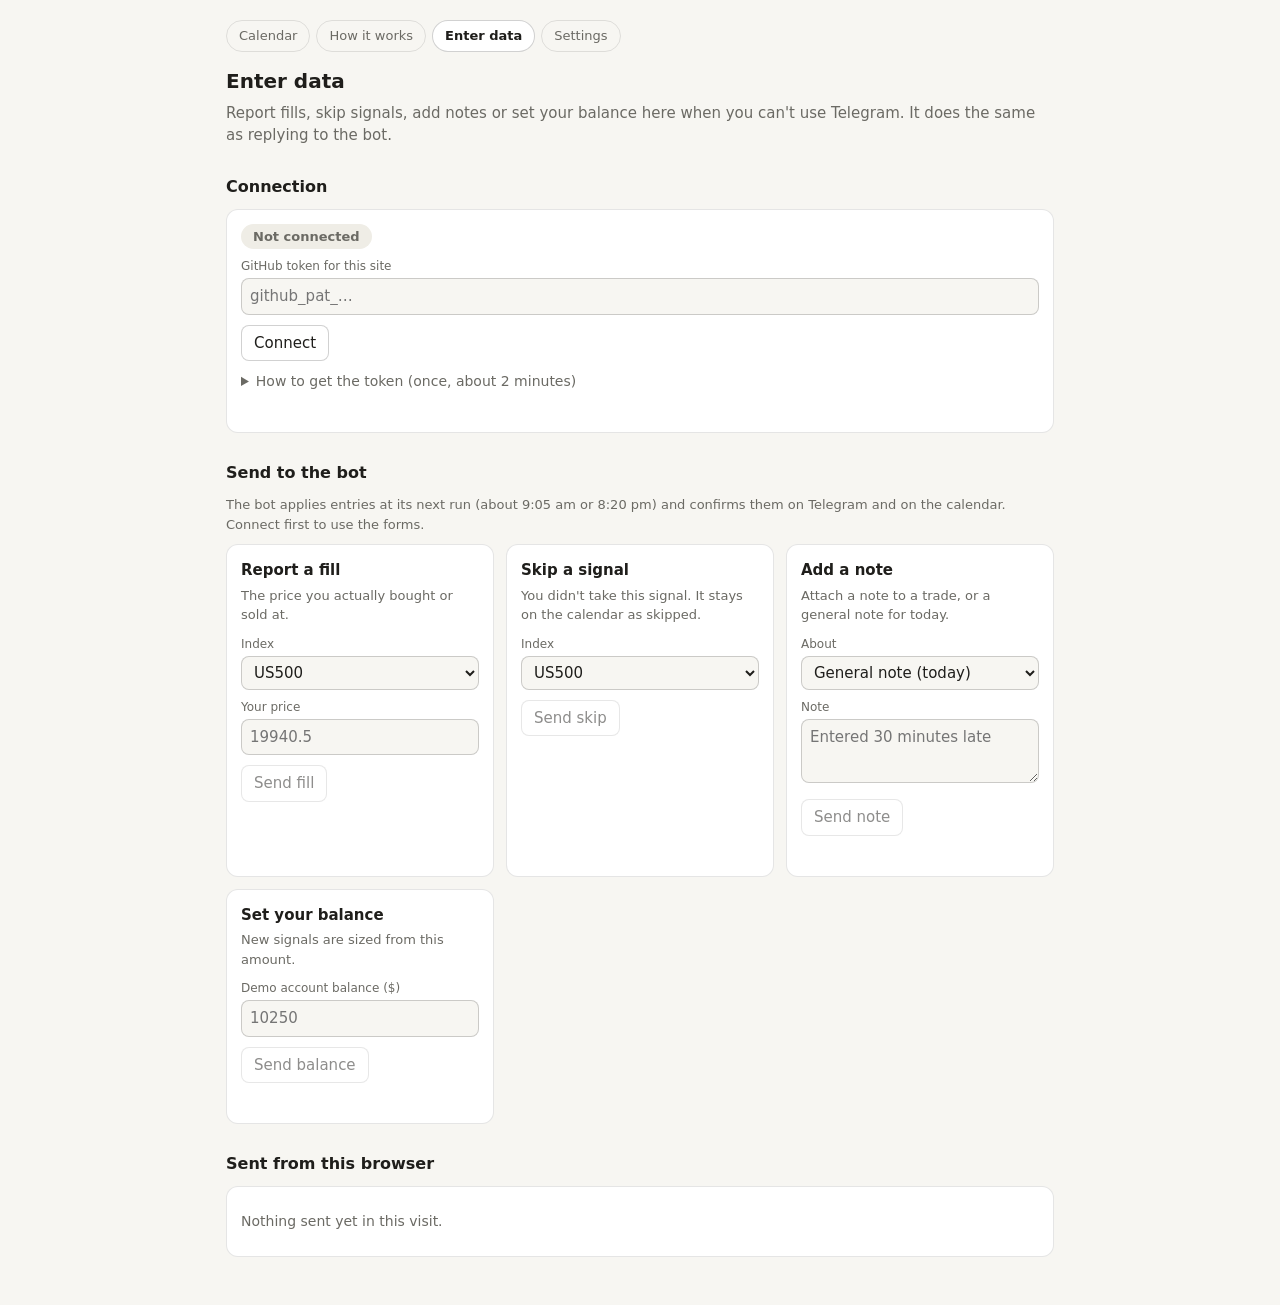
<file: docs/input.html>
<!doctype html>
<html lang="en">
<head>
<meta charset="utf-8">
<meta name="viewport" content="width=device-width, initial-scale=1">
<title>Enter data</title>
<link rel="stylesheet" href="style.css">
<style>
.lead{font-size:15px;color:var(--muted);margin:6px 0 0}
.grid{display:grid;grid-template-columns:repeat(auto-fit,minmax(260px,1fr));gap:12px}
.box{background:var(--card);border:1px solid var(--line);border-radius:12px;padding:14px}
.box p{font-size:13px;color:var(--muted)}
label{font-size:12px;color:var(--muted);display:block;margin:8px 0 3px}
input,select,textarea{font:inherit;color:var(--text);background:var(--bg);border:1px solid var(--line2);border-radius:8px;padding:6px 8px;width:100%}
textarea{min-height:64px;resize:vertical}
input:focus,select:focus,textarea:focus{outline:2px solid var(--accent);outline-offset:-1px}
.err{border-color:var(--down)}
.msg{font-size:13px;margin-top:8px;min-height:18px}
.msg.bad{color:var(--down)}.msg.good{color:var(--up)}
.row{display:flex;flex-wrap:wrap;gap:8px;align-items:center;margin-top:10px}

.status{display:inline-block;font-size:13px;font-weight:600;border-radius:999px;padding:3px 12px}
details{margin-top:10px;font-size:14px}
summary{cursor:pointer;color:var(--muted)}
ol{margin:8px 0 0;padding-left:20px}
li{margin:4px 0}
code{font-family:ui-monospace,Consolas,monospace;font-size:13px;background:var(--sub);border-radius:5px;padding:1px 5px}
.log{list-style:none;margin:0;padding:0;font-size:14px}
.log li{padding:6px 0;border-top:1px solid var(--line)}
.log li:first-child{border-top:0}
</style>
</head>
<body>
<main>
  <nav class="nav" aria-label="Pages"><a href="index.html">Calendar</a><a href="guide.html">How it works</a><a href="input.html" aria-current="page">Enter data</a><a href="settings.html">Settings</a></nav>
  <h1>Enter data</h1>
  <p class="lead">Report fills, skip signals, add notes or set your balance here when you can't use Telegram. It does the same as replying to the bot.</p>

  <h2>Connection</h2>
  <div class="box">
    <span class="status" id="status"></span>
    <div id="connect-form">
      <label for="token">GitHub token for this site</label>
      <input id="token" type="password" autocomplete="off" placeholder="github_pat_…">
      <div class="row"><button id="connect">Connect</button></div>
      <details>
        <summary>How to get the token (once, about 2 minutes)</summary>
        <ol>
          <li>Open <a id="new-token" href="https://github.com/settings/personal-access-tokens/new" target="_blank" rel="noopener" style="color:inherit">GitHub → New fine-grained token ↗</a>.</li>
          <li>Name it <code>website index-signals</code> and pick an expiry (up to 1 year).</li>
          <li>Repository access: <b>Only select repositories</b> → <b>index-signals</b>.</li>
          <li>Permissions → Repository permissions → <b>Contents: Read and write</b>. Leave the rest.</li>
          <li>Generate it, copy it, and paste it above.</li>
        </ol>
        <p style="margin-top:8px">The token stays in this browser only. It can change files in this one repository and can't read your Telegram secrets. Use Disconnect on a shared device, and you can revoke it on GitHub at any time.</p>
      </details>
    </div>
    <div id="connected" style="display:none">
      <div class="row"><button id="disconnect">Disconnect this browser</button></div>
    </div>
    <div class="msg" id="connect-msg" role="alert"></div>
  </div>

  <h2>Send to the bot</h2>
  <p class="muted" style="font-size:13px">The bot applies entries at its next run (about 9:05 am or 8:20 pm) and confirms them on Telegram and on the calendar. <span id="waiting"></span></p>
  <div class="grid">
    <form class="box" id="f-fill" novalidate>
      <h3>Report a fill</h3>
      <p>The price you actually bought or sold at.</p>
      <label for="fill-name">Index</label><select id="fill-name" class="names"></select>
      <label for="fill-price">Your price</label><input id="fill-price" inputmode="decimal" placeholder="19940.5">
      <div class="row"><button type="submit">Send fill</button></div>
      <div class="msg" role="alert"></div>
    </form>
    <form class="box" id="f-skip" novalidate>
      <h3>Skip a signal</h3>
      <p>You didn't take this signal. It stays on the calendar as skipped.</p>
      <label for="skip-name">Index</label><select id="skip-name" class="names"></select>
      <div class="row"><button type="submit">Send skip</button></div>
      <div class="msg" role="alert"></div>
    </form>
    <form class="box" id="f-note" novalidate>
      <h3>Add a note</h3>
      <p>Attach a note to a trade, or a general note for today.</p>
      <label for="note-name">About</label><select id="note-name" class="names" data-general="1"></select>
      <label for="note-text">Note</label><textarea id="note-text" maxlength="150" placeholder="Entered 30 minutes late"></textarea>
      <div class="row"><button type="submit">Send note</button></div>
      <div class="msg" role="alert"></div>
    </form>
    <form class="box" id="f-balance" novalidate>
      <h3>Set your balance</h3>
      <p>New signals are sized from this amount.</p>
      <label for="balance">Demo account balance ($)</label><input id="balance" inputmode="decimal" placeholder="10250">
      <div class="row"><button type="submit">Send balance</button></div>
      <div class="msg" role="alert"></div>
    </form>
  </div>

  <h2>Sent from this browser</h2>
  <div class="box"><ul class="log" id="log"><li class="muted">Nothing sent yet in this visit.</li></ul></div>
</main>
<script src="data.js"></script>
<script src="github.js"></script>
<script>
(function(){
const T = window.TRACKER || {}, GH = window.GH;
const $ = id => document.getElementById(id);
const names = (T.markets || []).map(m => m.name);
const FALLBACK = ["US500", "US100", "US30", "GER40", "UK100", "JP225"];

document.querySelectorAll("select.names").forEach(sel => {
  if (sel.dataset.general) sel.append(new Option("General note (today)", ""));
  (names.length ? names : FALLBACK).forEach(n => sel.append(new Option(n, n)));
});

function show() {
  const on = GH.connected(), w = GH.who();
  const s = $("status");
  s.textContent = on ? "Connected" + (w ? " as " + w.login : "") : "Not connected";
  s.style.background = on ? "var(--up-bg)" : "var(--sub)";
  s.style.color = on ? "var(--up)" : "var(--muted)";
  $("connect-form").style.display = on ? "none" : "";
  $("connected").style.display = on ? "" : "none";
  document.querySelectorAll(".grid button").forEach(b => { b.disabled = !on; });
  if (on) GH.waiting().then(n => { $("waiting").textContent = n ? n + " waiting for the next run." : ""; });
  else $("waiting").textContent = "Connect first to use the forms.";
}

$("connect").onclick = async () => {
  const input = $("token"), msg = $("connect-msg"), t = input.value.trim();
  msg.className = "msg bad";
  if (!/^(github_pat_|ghp_)[A-Za-z0-9_]{20,}$/.test(t)) {
    input.classList.add("err"); msg.textContent = "Paste the whole token. It starts with github_pat_."; return;
  }
  $("connect").disabled = true; msg.className = "msg"; msg.textContent = "Checking with GitHub…";
  try {
    const login = await GH.connect(t);
    input.value = ""; msg.className = "msg good"; msg.textContent = "Connected as " + login + ".";
  } catch (e) { msg.className = "msg bad"; msg.textContent = e.message; }
  $("connect").disabled = false; show();
};
$("token").addEventListener("input", () => { $("token").classList.remove("err"); $("connect-msg").textContent = ""; });
$("disconnect").onclick = () => { GH.disconnect(); $("connect-msg").className = "msg"; $("connect-msg").textContent = "Disconnected. The token was removed from this browser."; show(); };

function price(input) {
  const v = Number(String(input.value).replace(/,/g, "").trim());
  return input.value.trim() !== "" && isFinite(v) && v > 0 ? v : null;
}

async function send(form, text, fields) {
  const msg = form.querySelector(".msg"), btn = form.querySelector("button");
  btn.disabled = true; msg.className = "msg"; msg.textContent = "Sending…";
  try {
    const now = new Date();
    const file = "state/inbox/" + now.getTime() + "-" + Math.random().toString(36).slice(2, 8) + ".json";
    await GH.create(file, JSON.stringify({text, at: now.toISOString()}) + "\n", "Website input");
    msg.className = "msg good"; msg.textContent = "Sent. The bot applies it at its next run.";
    fields.forEach(f => { f.value = ""; });
    const log = $("log");
    if (log.firstChild && log.firstChild.className === "muted") log.replaceChildren();
    const li = document.createElement("li");
    li.textContent = now.toLocaleTimeString([], {hour: "2-digit", minute: "2-digit"}) + " · " + text;
    log.prepend(li);
    GH.waiting().then(n => { $("waiting").textContent = n ? n + " waiting for the next run." : ""; });
  } catch (e) { msg.className = "msg bad"; msg.textContent = e.message; }
  btn.disabled = !GH.connected();
}

function fail(form, input, text) {
  input.classList.add("err");
  const msg = form.querySelector(".msg"); msg.className = "msg bad"; msg.textContent = text;
}
document.querySelectorAll(".grid input, .grid textarea").forEach(i => i.addEventListener("input", () => {
  i.classList.remove("err"); i.closest("form").querySelector(".msg").textContent = "";
}));

$("f-fill").onsubmit = e => {
  e.preventDefault();
  const p = price($("fill-price"));
  if (p === null) return fail(e.target, $("fill-price"), "Enter the price you got, for example 19940.5.");
  send(e.target, "filled " + $("fill-name").value + " " + p, [$("fill-price")]);
};
$("f-skip").onsubmit = e => { e.preventDefault(); send(e.target, "skip " + $("skip-name").value, []); };
$("f-note").onsubmit = e => {
  e.preventDefault();
  const text = $("note-text").value.replace(/\s+/g, " ").trim();
  if (!text) return fail(e.target, $("note-text"), "Write the note first.");
  send(e.target, ("note " + $("note-name").value + " " + text).replace(/\s+/g, " "), [$("note-text")]);
};
$("f-balance").onsubmit = e => {
  e.preventDefault();
  const p = price($("balance"));
  if (p === null || p < 100) return fail(e.target, $("balance"), "Enter your balance as a number, 100 or more.");
  send(e.target, "balance " + p, [$("balance")]);
};
show();
})();
</script>
</body>
</html>
</file>
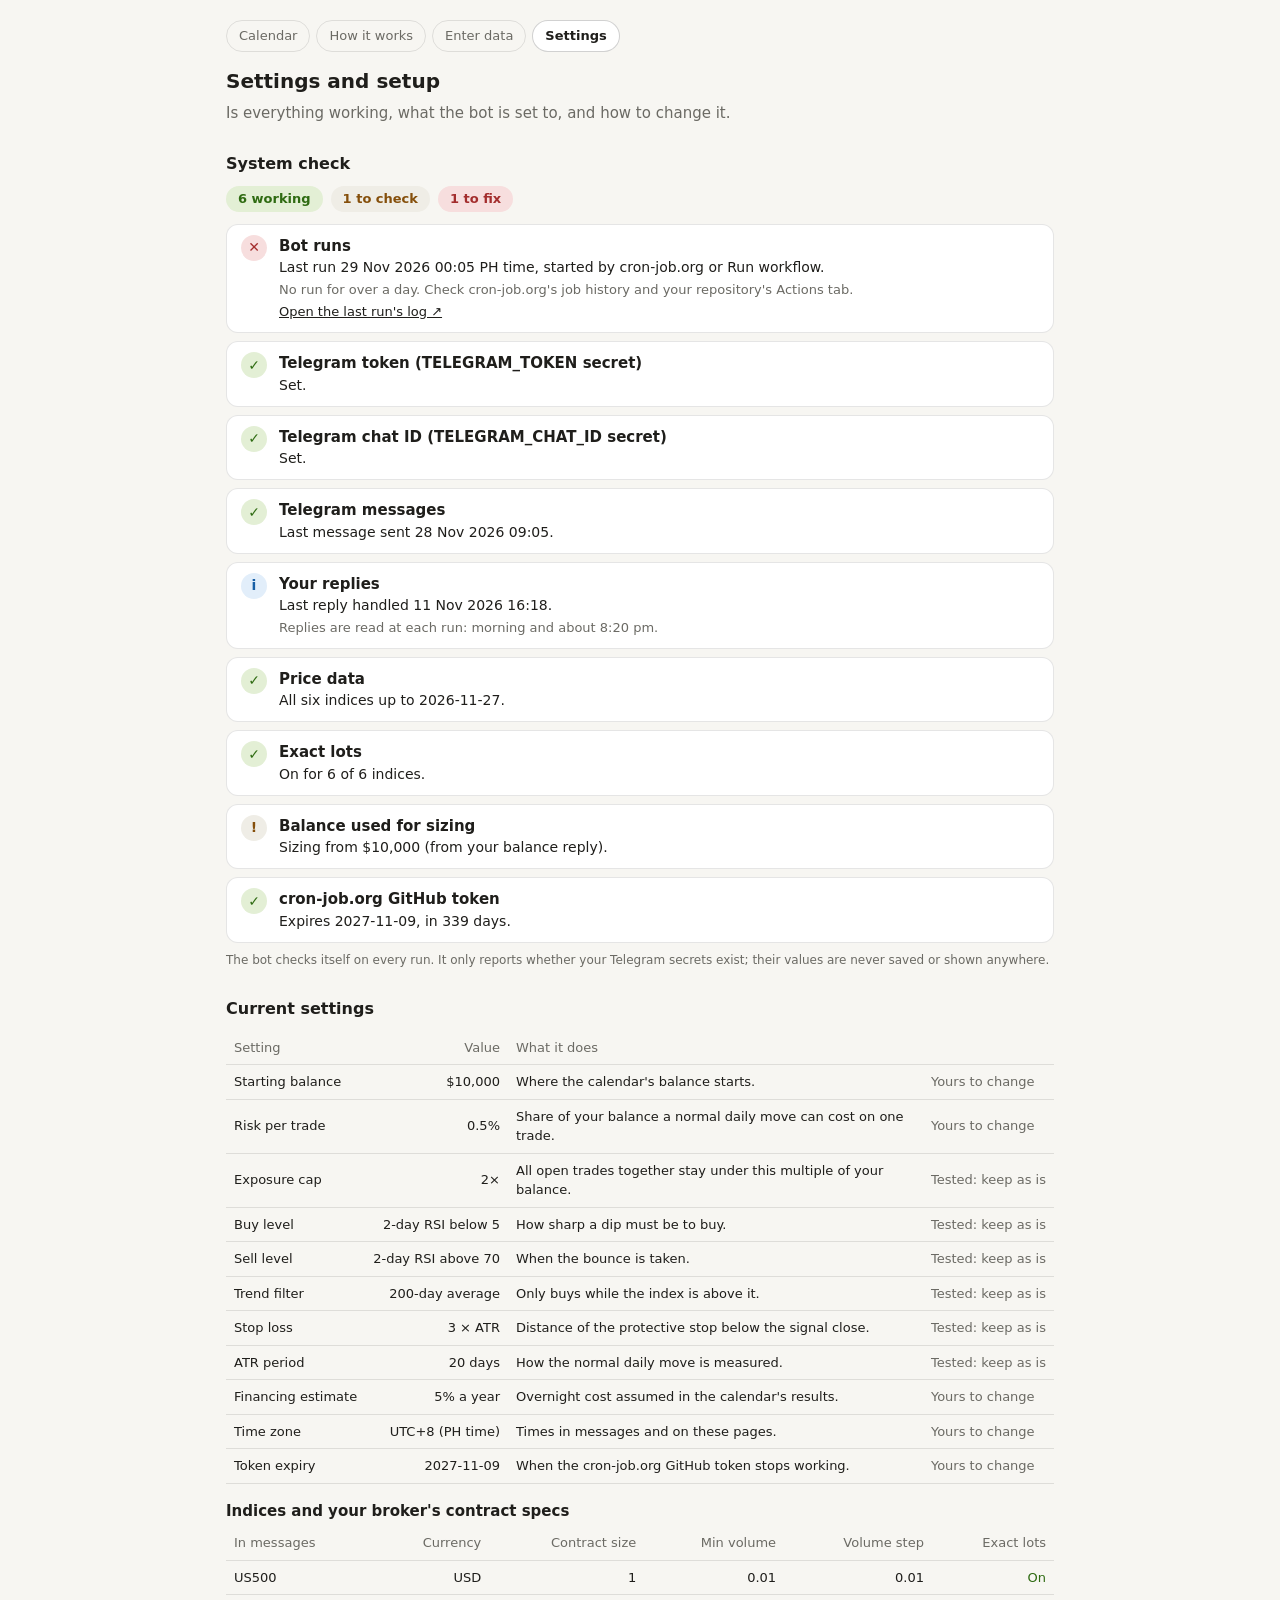
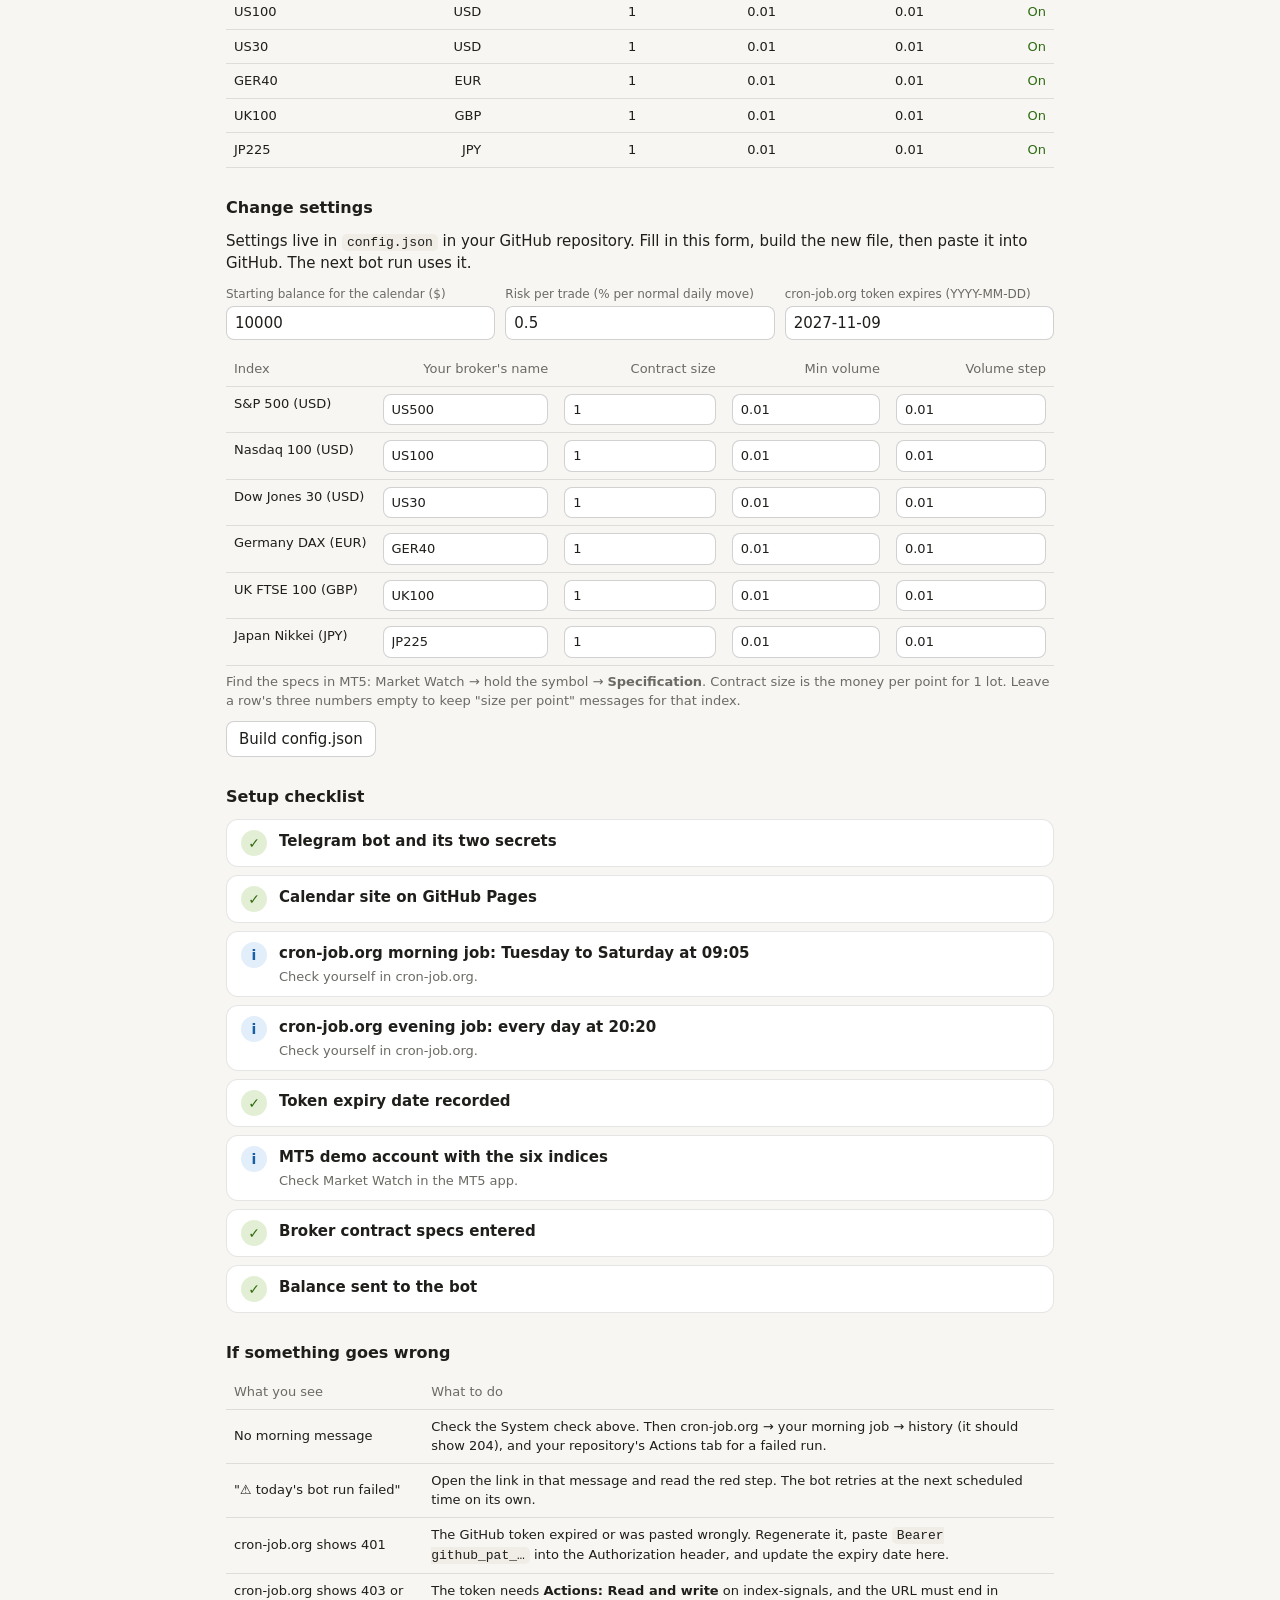
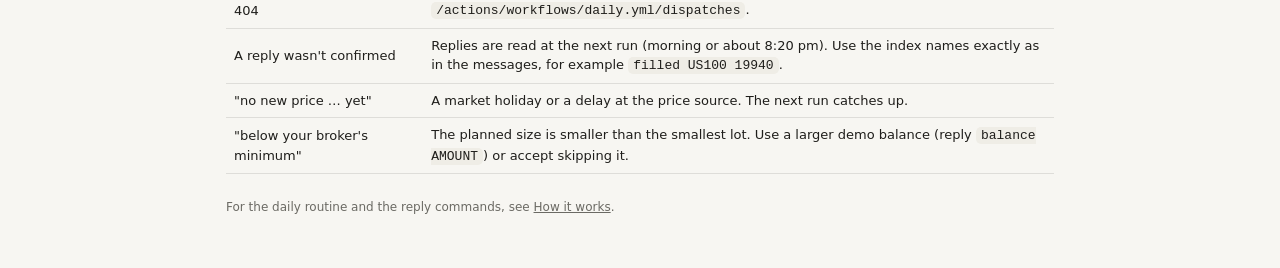
<file: docs/settings.html>
<!doctype html>
<html lang="en">
<head>
<meta charset="utf-8">
<meta name="viewport" content="width=device-width, initial-scale=1">
<title>Settings and setup</title>
<link rel="stylesheet" href="style.css">
<style>
.lead{font-size:15px;color:var(--muted);margin:6px 0 0}
.checks{display:grid;gap:8px}
.check{display:flex;gap:12px;align-items:flex-start;background:var(--card);border:1px solid var(--line);border-radius:12px;padding:10px 14px}
.icon{flex:none;width:26px;height:26px;border-radius:50%;display:flex;align-items:center;justify-content:center;font-weight:700;font-size:14px}
.ok .icon{background:var(--up-bg);color:var(--up)}
.warn .icon{background:var(--sub);color:var(--warn)}
.bad .icon{background:var(--down-bg);color:var(--down)}
.info .icon{background:var(--open-bg);color:var(--open)}
.check .t{font-weight:600}
.check .d{font-size:14px}
.check .fix{font-size:13px;color:var(--muted);margin-top:2px}
.summary{display:flex;flex-wrap:wrap;gap:8px;margin:0 0 12px}
.summary span{font-size:13px;font-weight:600;border-radius:999px;padding:3px 12px}
td.wrap{white-space:normal;text-align:left;min-width:180px}
input{font:inherit;color:var(--text);background:var(--card);border:1px solid var(--line2);border-radius:8px;padding:5px 8px;width:100%;min-width:64px}
input:focus{outline:2px solid var(--accent);outline-offset:-1px}
input.err{border-color:var(--down)}
.form td{text-align:left;vertical-align:top}
.err-text{color:var(--down);font-size:13px;margin-top:8px}
textarea{width:100%;min-height:260px;font:12px/1.45 ui-monospace,Consolas,monospace;color:var(--text);background:var(--card);border:1px solid var(--line2);border-radius:8px;padding:10px}
.row{display:flex;flex-wrap:wrap;gap:8px;align-items:center;margin-top:10px}
a.btn{display:inline-block;font-size:14px;color:var(--text);text-decoration:none;background:var(--card);border:1px solid var(--line2);border-radius:8px;padding:6px 12px}
a.btn:hover{background:var(--sub)}
.steps{margin:0;padding-left:20px}
.steps li{margin:4px 0}
code{font-family:ui-monospace,Consolas,monospace;font-size:13px;background:var(--sub);border-radius:5px;padding:1px 5px}
.fields{display:grid;grid-template-columns:repeat(auto-fit,minmax(170px,1fr));gap:10px;margin-bottom:12px}
.fields label{font-size:12px;color:var(--muted);display:block;margin-bottom:3px}
</style>
</head>
<body>
<main>
  <nav class="nav" aria-label="Pages"><a href="index.html">Calendar</a><a href="guide.html">How it works</a><a href="input.html">Enter data</a><a href="settings.html" aria-current="page">Settings</a></nav>
  <h1>Settings and setup</h1>
  <p class="lead">Is everything working, what the bot is set to, and how to change it.</p>

  <h2>System check</h2>
  <div class="summary" id="summary"></div>
  <div class="checks" id="checks"></div>
  <p class="muted" style="font-size:12px;margin-top:8px">The bot checks itself on every run. It only reports whether your Telegram secrets exist; their values are never saved or shown anywhere.</p>

  <h2>Current settings</h2>
  <div class="tbl" id="settings"></div>
  <h3 style="margin-top:16px">Indices and your broker's contract specs</h3>
  <div class="tbl" id="markets"></div>

  <h2>Change settings</h2>
  <p>Settings live in <code>config.json</code> in your GitHub repository. Fill in this form, build the new file, then paste it into GitHub. The next bot run uses it.</p>
  <div class="fields">
    <div><label for="f-equity">Starting balance for the calendar ($)</label><input id="f-equity" inputmode="decimal"></div>
    <div><label for="f-risk">Risk per trade (% per normal daily move)</label><input id="f-risk" inputmode="decimal"></div>
    <div><label for="f-token">cron-job.org token expires (YYYY-MM-DD)</label><input id="f-token" placeholder="2027-11-09"></div>
  </div>
  <div class="tbl form">
    <table id="form"></table>
  </div>
  <p class="muted" style="font-size:13px;margin-top:6px">Find the specs in MT5: Market Watch → hold the symbol → <b>Specification</b>. Contract size is the money per point for 1 lot. Leave a row's three numbers empty to keep "size per point" messages for that index.</p>
  <div class="err-text" id="form-error" role="alert"></div>
  <div class="row">
    <button id="build">Build config.json</button>
  </div>
  <div id="result" style="display:none;margin-top:12px">
    <textarea id="output" readonly aria-label="New config.json"></textarea>
    <div class="row">
      <button id="save">Save to GitHub</button>
      <span id="save-note" style="font-size:13px" role="alert"></span>
    </div>
    <p class="muted" id="save-hint" style="font-size:13px;margin-top:8px"></p>
    <p class="muted" style="font-size:13px;margin:14px 0 0">Or do it by hand:</p>
    <div class="row" style="margin-top:6px">
      <button id="copy">Copy</button>
      <a class="btn" id="edit-link" target="_blank" rel="noopener">Open config.json on GitHub ↗</a>
      <span class="muted" id="copy-note" style="font-size:13px"></span>
    </div>
    <ol class="steps muted" style="font-size:14px;margin-top:10px">
      <li>Click <b>Copy</b>, then <b>Open config.json on GitHub</b> and sign in if asked.</li>
      <li>On GitHub, click inside the file, press <b>Ctrl+A</b>, then paste with <b>Ctrl+V</b>.</li>
      <li>Click <b>Commit changes…</b>, then <b>Commit changes</b>. The next run uses the new settings.</li>
    </ol>
  </div>

  <h2>Setup checklist</h2>
  <div class="checks" id="setup"></div>

  <h2>If something goes wrong</h2>
  <div class="tbl">
    <table>
      <tr><th>What you see</th><th style="text-align:left">What to do</th></tr>
      <tr><td class="wrap">No morning message</td><td class="wrap">Check the System check above. Then cron-job.org → your morning job → history (it should show 204), and your repository's Actions tab for a failed run.</td></tr>
      <tr><td class="wrap">"⚠ today's bot run failed"</td><td class="wrap">Open the link in that message and read the red step. The bot retries at the next scheduled time on its own.</td></tr>
      <tr><td class="wrap">cron-job.org shows 401</td><td class="wrap">The GitHub token expired or was pasted wrongly. Regenerate it, paste <code>Bearer github_pat_…</code> into the Authorization header, and update the expiry date here.</td></tr>
      <tr><td class="wrap">cron-job.org shows 403 or 404</td><td class="wrap">The token needs <b>Actions: Read and write</b> on index-signals, and the URL must end in <code>/actions/workflows/daily.yml/dispatches</code>.</td></tr>
      <tr><td class="wrap">A reply wasn't confirmed</td><td class="wrap">Replies are read at the next run (morning or about 8:20 pm). Use the index names exactly as in the messages, for example <code>filled US100 19940</code>.</td></tr>
      <tr><td class="wrap">"no new price … yet"</td><td class="wrap">A market holiday or a delay at the price source. The next run catches up.</td></tr>
      <tr><td class="wrap">"below your broker's minimum"</td><td class="wrap">The planned size is smaller than the smallest lot. Use a larger demo balance (reply <code>balance AMOUNT</code>) or accept skipping it.</td></tr>
    </table>
  </div>
  <p class="muted" style="font-size:12px;margin-top:24px">For the daily routine and the reply commands, see <a href="guide.html" style="color:inherit">How it works</a>.</p>
</main>
<script src="data.js"></script>
<script src="github.js"></script>
<script>
(function(){
const T = window.TRACKER || {};
const S = T.system || {}, C = T.config || null;
const $ = id => document.getElementById(id);
const el = (tag, attrs, text) => { const e = document.createElement(tag); Object.assign(e, attrs || {}); if (text != null) e.textContent = text; return e; };
const repo = S.repo || (location.hostname.endsWith("github.io")
  ? location.hostname.split(".")[0] + "/" + location.pathname.split("/").filter(Boolean)[0] : null);
const github = repo ? "https://github.com/" + repo : null;

function card(target, level, title, detail, fix) {
  const icon = {ok: "✓", warn: "!", bad: "✕", info: "i"}[level];
  const d = el("div", {className: "check " + level});
  const mark = el("span", {className: "icon"}, icon);
  mark.setAttribute("aria-hidden", "true");
  d.append(mark);
  const body = el("div");
  body.append(el("div", {className: "t"}, title));
  if (detail) body.append(el("div", {className: "d"}, detail));
  if (fix) body.append(el("div", {className: "fix"}, fix));
  d.append(body);
  $(target).append(d);
  return level;
}

// --- System check -------------------------------------------------------------------
const levels = [];
if (!T.start_date || !C) {
  levels.push(card("checks", "warn", "Waiting for the bot's first run with this version",
    "The system check appears after the next run.", "To run it now: GitHub → Actions → Daily signals → Run workflow."));
} else {
  const ageH = S.ran_epoch ? (Date.now() / 1000 - S.ran_epoch) / 3600 : null;
  const by = {schedule: "GitHub's timer", workflow_dispatch: "cron-job.org or Run workflow", local: "a test on a PC"}[S.event] || S.event;
  levels.push(card("checks", ageH == null ? "warn" : ageH < 30 ? "ok" : ageH < 54 ? "warn" : "bad",
    "Bot runs", `Last run ${T.generated}${by ? ", started by " + by : ""}.`,
    ageH != null && ageH >= 30 ? "No run for over a day. Check cron-job.org's job history and your repository's Actions tab." : null));
  if (S.run_url) {
    const a = el("a", {href: S.run_url, target: "_blank", rel: "noopener", style: "color:inherit;font-size:13px"}, "Open the last run's log ↗");
    $("checks").lastChild.querySelector("div").append(a);
  }
  levels.push(card("checks", S.token_set ? "ok" : "bad", "Telegram token (TELEGRAM_TOKEN secret)",
    S.token_set ? "Set." : "Missing, so the bot can't send messages.",
    S.token_set ? null : "Repository → Settings → Secrets and variables → Actions → New repository secret."));
  levels.push(card("checks", S.chat_set ? "ok" : "bad", "Telegram chat ID (TELEGRAM_CHAT_ID secret)",
    S.chat_set ? "Set." : "Missing, so the bot doesn't know where to send messages.",
    S.chat_set ? null : "Send your bot a message, open api.telegram.org/bot<TOKEN>/getUpdates, copy the chat id and add it as a secret."));
  levels.push(card("checks", S.last_sent ? "ok" : "warn", "Telegram messages",
    S.last_sent ? `Last message sent ${S.last_sent}.` : "No message sent by this version yet.",
    S.last_sent ? null : "That's normal before the first morning update. To test: send help to your bot, then Run workflow."));
  levels.push(card("checks", "info", "Your replies",
    S.last_reply ? `Last reply handled ${S.last_reply}.` : S.replies_seen ? "Replies have been received." : "No replies yet.",
    "Replies are read at each run: morning and about 8:20 pm."));
  const behind = Object.entries(S.bars || {}).filter(([, d]) => d < S.expected_bar).map(([n]) => n);
  const probs = S.problems || [];
  levels.push(card("checks", probs.length ? "warn" : behind.length ? "warn" : "ok", "Price data",
    behind.length ? `Not updated to ${S.expected_bar} yet: ${behind.join(", ")}.` : `All six indices up to ${S.expected_bar}.`,
    probs.length ? "Last run: " + probs.join("; ") : behind.length ? "Usually a market holiday or a short delay. The next run catches up." : null));
  const markets = C.markets || [];
  const lots = markets.filter(m => m.contract_size).length;
  levels.push(card("checks", lots === markets.length ? "ok" : "warn", "Exact lots",
    lots ? `On for ${lots} of ${markets.length} indices.` : "Off: messages show a size per point.",
    lots === markets.length ? null : "Enter your broker's contract specs in Change settings below."));
  const month = new Date().toISOString().slice(0, 7);
  levels.push(card("checks", S.balance_set && S.balance_month === month ? "ok" : "warn", "Balance used for sizing",
    `Sizing from $${Math.round(S.sizing_equity || 0).toLocaleString()}` + (S.balance_set ? " (from your balance reply)." : " (starting balance plus results)."),
    S.balance_set ? null : "Reply balance AMOUNT to your bot with your demo balance."));
  if (C.token_expires) {
    const left = Math.floor((new Date(C.token_expires + "T00:00:00") - new Date()) / 86400000);
    levels.push(card("checks", left > 30 ? "ok" : left >= 0 ? "warn" : "bad", "cron-job.org GitHub token",
      left >= 0 ? `Expires ${C.token_expires}, in ${left} days.` : `Expired on ${C.token_expires}.`,
      left > 30 ? null : "Regenerate it on GitHub (Settings → Developer settings → Fine-grained tokens), paste it into cron-job.org and update the date here."));
  } else {
    levels.push(card("checks", "warn", "cron-job.org GitHub token", "No expiry date recorded.",
      "Add it in Change settings below so the bot can remind you before it expires."));
  }
}
const count = k => levels.filter(l => l === k).length;
[["ok", "var(--up-bg)", "var(--up)", "working"], ["warn", "var(--sub)", "var(--warn)", "to check"],
 ["bad", "var(--down-bg)", "var(--down)", "to fix"]].forEach(([k, bg, fg, label]) => {
  if (!count(k)) return;
  const s = el("span", null, `${count(k)} ${label}`); s.style.background = bg; s.style.color = fg; $("summary").append(s);
});

// --- Current settings --------------------------------------------------------------
const ROWS = [
  ["start_equity", "Starting balance", v => "$" + Number(v).toLocaleString(), "Where the calendar's balance starts.", "yours"],
  ["risk_pct", "Risk per trade", v => v + "%", "Share of your balance a normal daily move can cost on one trade.", "yours"],
  ["max_gross", "Exposure cap", v => v + "×", "All open trades together stay under this multiple of your balance.", "tested"],
  ["rsi_below", "Buy level", v => "2-day RSI below " + v, "How sharp a dip must be to buy.", "tested"],
  ["exit_rsi", "Sell level", v => v ? "2-day RSI above " + v : "Close above the 5-day average", "When the bounce is taken.", "tested"],
  ["trend_sma", "Trend filter", v => v + "-day average", "Only buys while the index is above it.", "tested"],
  ["stop_atr", "Stop loss", v => v + " × ATR", "Distance of the protective stop below the signal close.", "tested"],
  ["atr_period", "ATR period", v => v + " days", "How the normal daily move is measured.", "tested"],
  ["financing_pct", "Financing estimate", v => v + "% a year", "Overnight cost assumed in the calendar's results.", "yours"],
  ["utc_offset_hours", "Time zone", v => "UTC+" + v + " (" + ((C && C.timezone_label) || "") + ")", "Times in messages and on these pages.", "yours"],
  ["token_expires", "Token expiry", v => v || "not set", "When the cron-job.org GitHub token stops working.", "yours"],
];
if (C) {
  const tb = el("table"), h = el("tr");
  ["Setting", "Value", "What it does", ""].forEach((x, i) => { const th = el("th", null, x); if (i >= 2) th.style.textAlign = "left"; h.append(th); });
  tb.append(h);
  ROWS.forEach(([key, label, fmt, what, kind]) => {
    const r = el("tr");
    const tag = el("td", {className: "muted", style: "text-align:left"}, kind === "tested" ? "Tested: keep as is" : "Yours to change");
    r.append(el("td", null, label), el("td", null, fmt(C[key])), el("td", {className: "wrap"}, what), tag);
    tb.append(r);
  });
  $("settings").append(tb);

  const mt = el("table"), mh = el("tr");
  ["In messages", "Currency", "Contract size", "Min volume", "Volume step", "Exact lots"].forEach(x => mh.append(el("th", null, x)));
  mt.append(mh);
  C.markets.forEach(m => {
    const r = el("tr"), on = !!m.contract_size;
    r.append(el("td", null, m.name), el("td", null, m.ccy), el("td", null, m.contract_size ?? "–"),
             el("td", null, m.min_lot ?? "–"), el("td", null, m.lot_step ?? "–"),
             el("td", {className: on ? "up" : "muted"}, on ? "On" : "Off"));
    mt.append(r);
  });
  $("markets").append(mt);
} else {
  $("settings").append(el("p", {className: "muted"}, "Settings appear after the bot's next run."));
}

// --- Change settings: builds a complete config.json to paste on GitHub ------------
const form = $("form");
if (C) {
  $("f-equity").value = C.start_equity; $("f-risk").value = C.risk_pct; $("f-token").value = C.token_expires || "";
  const h = el("tr");
  ["Index", "Your broker's name", "Contract size", "Min volume", "Volume step"].forEach(x => h.append(el("th", null, x)));
  form.append(h);
  C.markets.forEach((m, i) => {
    const r = el("tr");
    const INDEX = {USA500IDXUSD: "S&P 500", USATECHIDXUSD: "Nasdaq 100", USA30IDXUSD: "Dow Jones 30",
                   DEUIDXEUR: "Germany DAX", GBRIDXGBP: "UK FTSE 100", JPNIDXJPY: "Japan Nikkei"};
    r.append(el("td", null, (INDEX[m.code] || m.code) + " (" + m.ccy + ")"));
    [["name", m.name, "text"], ["contract_size", m.contract_size ?? "", "decimal"], ["min_lot", m.min_lot ?? "", "decimal"],
     ["lot_step", m.lot_step ?? "", "decimal"]].forEach(([field, val, mode]) => {
      const td = el("td"), inp = el("input", {id: `m${i}-${field}`, value: val, inputMode: mode});
      inp.setAttribute("aria-label", `${m.name} ${field.replace("_", " ")}`);
      inp.addEventListener("input", () => { inp.classList.remove("err"); $("form-error").textContent = ""; });
      td.append(inp); r.append(td);
    });
    form.append(r);
  });
}
["f-equity", "f-risk", "f-token"].forEach(id => $(id).addEventListener("input", () => { $(id).classList.remove("err"); $("form-error").textContent = ""; }));

$("build").onclick = () => {
  if (!C) { $("form-error").textContent = "The settings load after the bot's next run. Try again then."; return; }
  const errors = [], out = JSON.parse(JSON.stringify(C));
  const num = (id, min, max, label) => {
    const inp = $(id), v = Number(String(inp.value).replace(/,/g, ""));
    if (inp.value.trim() === "" || !isFinite(v) || v < min || v > max) { inp.classList.add("err"); errors.push(label); return null; }
    return v;
  };
  out.start_equity = num("f-equity", 100, 1e9, "starting balance (100 or more)");
  out.risk_pct = num("f-risk", 0.05, 3, "risk per trade (between 0.05 and 3)");
  const tok = $("f-token").value.trim();
  if (tok && !/^\d{4}-\d{2}-\d{2}$/.test(tok)) { $("f-token").classList.add("err"); errors.push("token expiry as YYYY-MM-DD"); }
  out.token_expires = tok || null;
  out.markets.forEach((m, i) => {
    const name = $(`m${i}-name`), fields = ["contract_size", "min_lot", "lot_step"].map(f => $(`m${i}-${f}`));
    if (!/^[A-Za-z0-9._-]{2,20}$/.test(name.value.trim())) { name.classList.add("err"); errors.push(`${m.name} name (letters, numbers, . _ -)`); }
    m.name = name.value.trim();
    const filled = fields.filter(f => f.value.trim() !== "").length;
    if (filled === 0) { m.contract_size = m.min_lot = m.lot_step = null; return; }
    if (filled < 3) { fields.forEach(f => f.value.trim() === "" && f.classList.add("err")); errors.push(`all three specs for ${m.name}, or none`); return; }
    const vals = fields.map(f => Number(f.value.replace(/,/g, "")));
    vals.forEach((v, k) => { if (!isFinite(v) || v <= 0) { fields[k].classList.add("err"); errors.push(`${m.name} specs must be numbers above 0`); } });
    [m.contract_size, m.min_lot, m.lot_step] = vals;
  });
  const names = out.markets.map(m => m.name.toLowerCase());
  if (new Set(names).size !== names.length) errors.push("each index needs a different name");
  if (errors.length) { $("form-error").textContent = "Check: " + [...new Set(errors)].join("; ") + "."; $("result").style.display = "none"; return; }
  $("output").value = JSON.stringify(out, null, 2) + "\n";
  $("result").style.display = "block";
  $("copy-note").textContent = "";
  const link = $("edit-link");
  if (github) { link.href = github + "/edit/main/config.json"; link.style.display = ""; } else link.style.display = "none";
  const on = window.GH && GH.connected();
  $("save").disabled = !on;
  $("save-note").textContent = "";
  $("save-hint").textContent = on ? "Saves this file straight to your repository. The next bot run uses it."
    : "To save with one click, connect this browser on the Enter data page first.";
};
$("save").onclick = async () => {
  const note = $("save-note");
  $("save").disabled = true; note.style.color = "var(--muted)"; note.textContent = "Saving…";
  try {
    await GH.replace("config.json", $("output").value, "Settings: update from the website");
    note.style.color = "var(--up)"; note.textContent = "Saved. The next bot run uses the new settings.";
  } catch (e) { note.style.color = "var(--down)"; note.textContent = e.message; }
  $("save").disabled = false;
};
$("copy").onclick = async () => {
  try { await navigator.clipboard.writeText($("output").value); $("copy-note").textContent = "Copied."; }
  catch { $("output").select(); $("copy-note").textContent = "Press Ctrl+C (or long-press → Copy) to copy the selected text."; }
};

// --- Setup checklist ----------------------------------------------------------------
const done = (cond, title, fix) => card("setup", cond === null ? "info" : cond ? "ok" : "warn", title, null, cond ? null : fix);
done(!!(S.token_set && S.chat_set), "Telegram bot and its two secrets", "Create the bot with @BotFather and add TELEGRAM_TOKEN and TELEGRAM_CHAT_ID as repository secrets.");
done(true, "Calendar site on GitHub Pages", null);
done(null, "cron-job.org morning job: Tuesday to Saturday at 09:05", "Check yourself in cron-job.org.");
done(null, "cron-job.org evening job: every day at 20:20", "Check yourself in cron-job.org.");
done(!!(C && C.token_expires), "Token expiry date recorded", "Add it in Change settings.");
done(null, "MT5 demo account with the six indices", "Check Market Watch in the MT5 app.");
done(!!(C && C.markets.every(m => m.contract_size)), "Broker contract specs entered", "Fill them in under Change settings.");
done(!!S.balance_set, "Balance sent to the bot", "Reply balance AMOUNT to your bot.");
})();
</script>
</body>
</html>
</file>
<file: docs/style.css>
/* Shared look for the trade calendar and the How it works page */
:root{
  --bg:#f7f6f2;--card:#ffffff;--sub:#efede6;--text:#1f1e1b;--muted:#6b6a64;--line:rgba(0,0,0,.1);--line2:rgba(0,0,0,.18);
  --up:#2f6b12;--up-bg:#e3efd5;--down:#a32d2d;--down-bg:#f7dede;--open:#185fa5;--open-bg:#e2eefa;--warn:#854f0b;--warn-line:#d99a3c;
  --accent:#185fa5;
}
@media (prefers-color-scheme:dark){:root{
  --bg:#171715;--card:#21211e;--sub:#2a2a27;--text:#ecebe6;--muted:#a3a29b;--line:rgba(255,255,255,.1);--line2:rgba(255,255,255,.2);
  --up:#a4d27a;--up-bg:#26391a;--down:#f09595;--down-bg:#4a1f1f;--open:#85b7eb;--open-bg:#163049;--warn:#efb35a;--warn-line:#b9822c;
  --accent:#85b7eb;
}}
*{box-sizing:border-box}
body{margin:0;background:var(--bg);color:var(--text);font:15px/1.5 system-ui,-apple-system,"Segoe UI",Roboto,sans-serif}
main{max-width:860px;margin:0 auto;padding:20px 16px 48px}
h1{font-size:20px;font-weight:600;margin:0}
h2{font-size:16px;font-weight:600;margin:28px 0 10px}
h3{font-size:15px;font-weight:600;margin:0 0 4px}
p{margin:0 0 10px}
.muted{color:var(--muted)}
.cards{display:grid;grid-template-columns:repeat(auto-fit,minmax(140px,1fr));gap:10px;margin:16px 0}
.card{background:var(--sub);border-radius:10px;padding:10px 12px}
.card .k{font-size:12px;color:var(--muted)}
.card .v{font-size:20px;font-weight:600}
.up{color:var(--up)}.down{color:var(--down)}
button{font:inherit;color:var(--text);background:var(--card);border:1px solid var(--line2);border-radius:8px;padding:6px 12px;cursor:pointer}
button:hover{background:var(--sub)}
.panel{background:var(--card);border:1px solid var(--line);border-radius:12px;padding:12px 14px;margin-top:14px}
.tbl{overflow-x:auto}
table{border-collapse:collapse;width:100%;font-size:13px}
th,td{padding:7px 8px;border-bottom:1px solid var(--line);text-align:right;white-space:nowrap}
th:first-child,td:first-child{text-align:left}
th{color:var(--muted);font-weight:500}
.nav{display:flex;flex-wrap:wrap;gap:6px;margin:0 0 14px}
.nav a{font-size:13px;color:var(--muted);text-decoration:none;padding:5px 12px;border:1px solid var(--line);border-radius:999px}
.nav a:hover{border-color:var(--line2);color:var(--text)}
.nav a[aria-current="page"]{color:var(--text);border-color:var(--line2);background:var(--card);font-weight:600}
button:disabled{opacity:.5;cursor:not-allowed}
</file>
